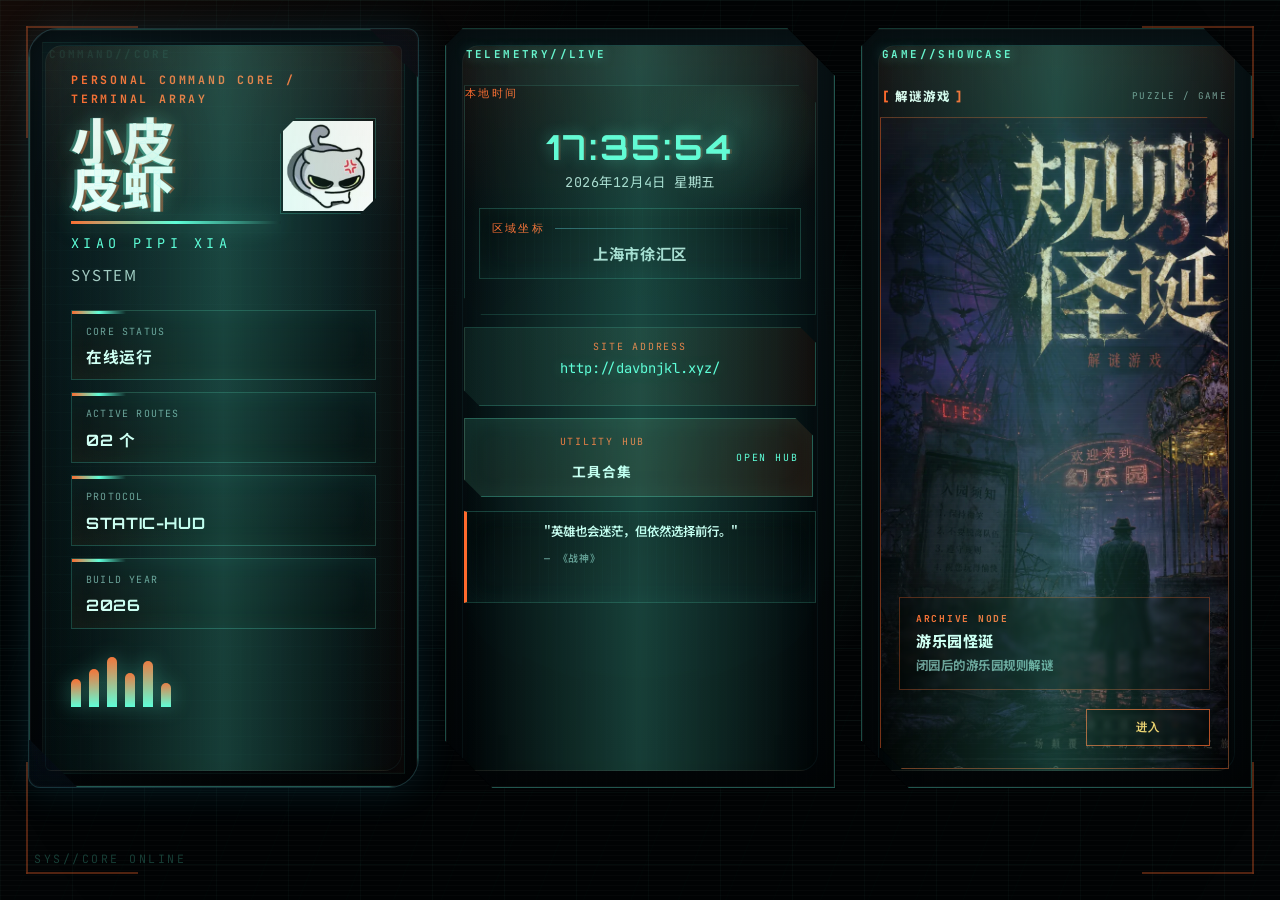
<file: index.html>
<!DOCTYPE html>
<html lang="zh-CN">
<head>
    <meta charset="UTF-8">
    <meta name="viewport" content="width=device-width, initial-scale=1.0">
    <title>小皮皮虾主页</title>
    <link rel="icon" href="data:,">
    <!-- 缓存控制 -->
    <meta http-equiv="Cache-Control" content="no-cache, no-store, must-revalidate">
    <meta http-equiv="Pragma" content="no-cache">
    <meta http-equiv="Expires" content="0">
    <link rel="preconnect" href="https://fonts.googleapis.com">
    <link rel="preconnect" href="https://fonts.gstatic.com" crossorigin>
    <link href="https://fonts.googleapis.com/css2?family=Orbitron:wght@500;700;800&family=Rajdhani:wght@500;600;700&family=JetBrains+Mono:wght@500;700&family=Noto+Sans+SC:wght@400;500;700;900&display=swap" rel="stylesheet">
    <style>
        * {
            margin: 0;
            padding: 0;
            box-sizing: border-box;
        }

        body {
            font-family: 'M PLUS Rounded 1c', -apple-system, BlinkMacSystemFont, 'Segoe UI', Roboto, sans-serif;
            background: linear-gradient(135deg, #ffecd2 0%, #fcb69f 50%, #ffe6fa 100%);
            background-size: cover;
            background-position: center;
            background-repeat: no-repeat;
            min-height: 100vh;
            display: flex;
            justify-content: center;
            align-items: center;
            padding: 20px;
            position: relative;
            overflow: hidden;
        }

        /* 漂浮的小图案 */
        .floating-emoji {
            position: absolute;
            font-size: 2rem;
            opacity: 0.45;
            animation: float 12s ease-in-out infinite;
            pointer-events: none;
            z-index: 1;
        }

        @keyframes float {
            0%, 100% { transform: translateY(0) rotate(0deg); }
            50% { transform: translateY(-20px) rotate(10deg); }
        }

        .emoji-1 { top: 10%; left: 10%; animation-delay: 0s; }
        .emoji-2 { top: 20%; right: 15%; animation-delay: 1s; font-size: 2.5rem; }
        .emoji-3 { bottom: 15%; left: 20%; animation-delay: 2s; }
        .emoji-4 { bottom: 25%; right: 10%; animation-delay: 3s; font-size: 1.8rem; }
        .emoji-5 { top: 40%; left: 5%; animation-delay: 4s; font-size: 1.5rem; }

        .container {
            background: rgba(255, 255, 255, 0.72);
            border-radius: 30px;
            padding: 40px 30px;
            max-width: 400px;
            width: 100%;
            text-align: center;
            box-shadow: 0 10px 28px rgba(0, 0, 0, 0.08);
            position: relative;
            z-index: 15;
            animation: fadeInLeft 0.8s ease-out;
            border: 1px solid rgba(255, 255, 255, 0.55);
            max-height: 85vh;
            overflow-y: auto;
            /* 隐藏滚动条 */
            scrollbar-width: none;
            -ms-overflow-style: none;
        }

        /* 主容器包裹层 */
        .main-wrapper {
            display: flex;
            gap: 200px;
            align-items: center;
            justify-content: center;
            width: 100%;
            position: relative;
            z-index: 10;
        }

        .container::-webkit-scrollbar {
            display: none;
        }

        @keyframes fadeInLeft {
            from {
                opacity: 0;
                transform: translateX(-30px);
            }
            to {
                opacity: 1;
                transform: translateX(0);
            }
        }

        .logo {
            width: 150px;
            height: 150px;
            border-radius: 50%;
            object-fit: cover;
            margin: 0 auto 20px;
            box-shadow: 0 10px 30px rgba(255, 107, 157, 0.3);
            border: 4px solid rgba(255, 255, 255, 0.8);
            transition: opacity 0.3s ease;
        }

        /* 空状态提示 */
        .subtitle {
            font-size: 1.5rem;
            color: #fff;
            font-weight: 600;
            margin-bottom: 25px;
            padding: 15px 25px;
            background: linear-gradient(135deg, #ffffff 0%, #f0f0f0 50%, #ffffff 100%);
            background-clip: text;
            -webkit-background-clip: text;
            -webkit-text-fill-color: transparent;
            font-family: 'Ma Shan Zheng', cursive;
            letter-spacing: 2px;
            text-shadow: none;
            border-radius: 15px;
            position: relative;
            display: inline-block;
            white-space: nowrap;
        }

        /* 副标题毛玻璃背景 */
        .subtitle-wrapper {
            display: inline-block;
            position: relative;
            padding: 20px 30px;
            background: rgba(255, 255, 255, 0.74);
            border-radius: 20px;
            border: 1px solid rgba(255, 255, 255, 0.55);
            box-shadow: 0 8px 24px rgba(216, 27, 96, 0.08);
        }

        .empty-tip {
            color: #888;
            font-size: 0.9rem;
            padding: 20px;
            display: none;
        }

        /* 中间大标题容器 */
        .title-container {
            position: absolute;
            top: 50%;
            left: 50%;
            transform: translate(-50%, -50%);
            z-index: 5;
            text-align: center;
            animation: fadeInScale 1s ease-out;
            pointer-events: none;
        }

        @keyframes fadeInScale {
            from {
                opacity: 0;
                transform: translate(-50%, -50%) scale(0.8);
            }
            to {
                opacity: 1;
                transform: translate(-50%, -50%) scale(1);
            }
        }

        .links {
            display: flex;
            flex-direction: column;
            gap: 18px;
            margin-bottom: 30px;
            max-height: 400px;
            overflow-y: auto;
            padding-right: 10px;
            /* 隐藏滚动条 */
            scrollbar-width: none;
            -ms-overflow-style: none;
        }

        .links::-webkit-scrollbar {
            display: none;
        }

        /* 图片卡片样式 */
        .card-images {
            display: flex;
            justify-content: center;
            gap: 15px;
            margin-bottom: 30px;
            flex-wrap: wrap;
        }

        .card-image {
            width: 80px;
            height: 80px;
            border-radius: 15px;
            object-fit: cover;
            transition: all 0.3s ease;
            box-shadow: 0 4px 15px rgba(0, 0, 0, 0.1);
        }

        .card-image:hover {
            transform: scale(1.15) rotate(5deg);
            box-shadow: 0 8px 25px rgba(0, 0, 0, 0.2);
            z-index: 5;
        }

        .link-item {
            display: flex;
            align-items: center;
            justify-content: center;
            gap: 12px;
            padding: 16px 30px;
            background: linear-gradient(135deg, #ff9a9e 0%, #fecfef 100%);
            color: #fff;
            text-decoration: none;
            border-radius: 25px;
            font-weight: 600;
            font-size: 1.1rem;
            transition: all 0.3s ease;
            box-shadow: 0 4px 15px rgba(255, 154, 158, 0.3);
            position: relative;
            overflow: hidden;
            border: 2px solid rgba(255, 255, 255, 0.5);
        }

        .link-item::before {
            content: '';
            position: absolute;
            top: 0;
            left: -100%;
            width: 100%;
            height: 100%;
            background: linear-gradient(90deg, transparent, rgba(255,255,255,0.3), transparent);
            transition: left 0.5s;
        }

        .link-item:hover::before {
            left: 100%;
        }

        .link-item:hover {
            transform: translateY(-5px) scale(1.02);
            box-shadow: 0 8px 25px rgba(255, 154, 158, 0.5);
        }

        .link-item:nth-child(1) {
            background: linear-gradient(135deg, #a18cd1 0%, #fbc2eb 100%);
        }

        .link-item:nth-child(2) {
            background: linear-gradient(135deg, #ffecd2 0%, #fcb69f 100%);
        }

        .link-item:nth-child(3) {
            background: linear-gradient(135deg, #a1c4fd 0%, #c2e9fb 100%);
        }

        .link-item:nth-child(4) {
            background: linear-gradient(135deg, #84fab0 0%, #8fd3f4 100%);
        }

        .link-item:nth-child(5) {
            background: linear-gradient(135deg, #fccb90 0%, #d57eeb 100%);
        }

        .link-item:nth-child(6) {
            background: linear-gradient(135deg, #e0c3fc 0%, #8ec5fc 100%);
        }

        .link-icon {
            font-size: 1.5rem;
            flex-shrink: 0;
        }

        .links-container {
            display: flex;
            gap: 15px;
            margin-top: 20px;
            justify-content: center;
        }

        .external-link {
            display: flex;
            align-items: center;
            justify-content: center;
            gap: 5px;
            padding: 10px 18px;
            background: rgba(255, 255, 255, 0.3);
            color: #fff;
            text-decoration: none;
            border-radius: 20px;
            font-weight: 600;
            font-size: 0.9rem;
            transition: all 0.3s ease;
            border: 1px solid rgba(255, 255, 255, 0.3);
            text-shadow: 1px 1px 2px rgba(0, 0, 0, 0.2);
        }

        .external-link:hover {
            transform: translateY(-3px) scale(1.05);
            background: rgba(255, 255, 255, 0.35);
            box-shadow: 0 5px 20px rgba(255, 255, 255, 0.2);
        }

        .external-link .link-icon {
            font-size: 1.2rem;
        }

        /* 装饰性星星 */
        .star {
            position: absolute;
            color: #ffd700;
            font-size: 1.2rem;
            opacity: 0.68;
        }

        .star-1 { top: 15%; left: 25%; animation-delay: 0s; }
        .star-2 { top: 30%; right: 20%; animation-delay: 0.5s; font-size: 1rem; }
        .star-3 { bottom: 35%; left: 15%; animation-delay: 1s; font-size: 0.8rem; }
        .star-4 { bottom: 20%; right: 25%; animation-delay: 1.5s; }

        /* 响应式设计 */
        @media (max-width: 480px) {
            .container {
                padding: 35px 25px;
                max-height: 90vh;
            }

            h1 {
                font-size: 2.2em;
            }

            .logo {
                width: 120px;
                height: 120px;
            }

            .card-image {
                width: 60px;
                height: 60px;
            }

            .link-item {
                padding: 14px 25px;
                font-size: 1rem;
            }

            .links {
                max-height: 300px;
            }
        }

        /* 空状态提示 */
        .subtitle {
            font-size: 1.5rem;
            color: #fff;
            font-weight: 600;
            margin-bottom: 25px;
            padding: 15px 25px;
            background: linear-gradient(135deg, #ffffff 0%, #f0f0f0 50%, #ffffff 100%);
            background-clip: text;
            -webkit-background-clip: text;
            -webkit-text-fill-color: transparent;
            font-family: 'Ma Shan Zheng', cursive;
            letter-spacing: 2px;
            text-shadow: none;
            border-radius: 15px;
            position: relative;
            display: inline-block;
            white-space: nowrap;
        }

        /* 副标题毛玻璃背景 */
        .subtitle-wrapper {
            display: inline-block;
            position: relative;
            padding: 20px 30px;
            background: rgba(255, 255, 255, 0.78);
            border-radius: 20px;
            border: 1px solid rgba(255, 255, 255, 0.55);
            box-shadow: 0 8px 24px rgba(255, 107, 157, 0.1);
        }

        .empty-tip {
            color: #888;
            font-size: 0.9rem;
            padding: 20px;
            display: none;
        }

        /* 右侧信息面板 */
        .info-panel {
             background: rgba(255, 255, 255, 0.72);
            border-radius: 30px;
            padding: 30px;
            max-width: 420px;
            width: 100%;
            text-align: center;
            box-shadow: 0 10px 28px rgba(0, 0, 0, 0.08);
            position: relative;
            z-index: 15;
            animation: fadeInRight 0.8s ease-out;
            border: 1px solid rgba(255, 255, 255, 0.55);
            display: flex;
            flex-direction: column;
            gap: 20px;
            max-height: 85vh;
            overflow-y: auto;
            /* 隐藏滚动条 */
            scrollbar-width: none;
            -ms-overflow-style: none;
        }

        .info-top {
            padding: 20px 15px;
            border-bottom: 1px solid rgba(255, 255, 255, 0.3);
        }

        .info-bottom {
            padding: 20px 15px;
        }

        .info-panel::-webkit-scrollbar {
            display: none;
        }

        @keyframes fadeInRight {
            from {
                opacity: 0;
                transform: translateX(30px);
            }
            to {
                opacity: 1;
                transform: translateX(0);
            }
        }

        .time-display {
            font-size: 3.5rem;
            font-weight: 700;
            color: #fff;
            text-shadow: 2px 2px 4px rgba(0, 0, 0, 0.3);
            margin: 10px 0;
            font-family: 'Noto Serif SC', serif;
            letter-spacing: 3px;
        }

        .date-display {
            font-size: 1.3rem;
            color: #fff;
            margin-bottom: 15px;
            font-family: 'ZCOOL XiaoWei', serif;
            text-shadow: 1px 1px 2px rgba(0, 0, 0, 0.3);
        }

        .location-section {
            padding: 15px 20px;
            border-radius: 20px;
        }

        .location-text {
            font-size: 1.8rem;
            color: #fff;
            font-weight: 600;
            font-family: 'Ma Shan Zheng', cursive;
            letter-spacing: 3px;
            text-shadow: 2px 2px 4px rgba(0, 0, 0, 0.3);
        }

        .location-decoration {
            display: none;
        }

        .intro-section {
            text-align: left;
        }

        .intro-title {
            font-size: 1.3rem;
            color: #fff;
            font-weight: 600;
            margin-bottom: 15px;
            font-family: 'Ma Shan Zheng', cursive;
            letter-spacing: 2px;
            text-shadow: 1px 1px 2px rgba(0, 0, 0, 0.3);
        }

        .intro-content {
            font-size: 1rem;
            color: #fff;
            line-height: 1.8;
            font-family: 'ZCOOL XiaoWei', serif;
            text-shadow: 1px 1px 2px rgba(0, 0, 0, 0.2);
        }

        .intro-content p {
            margin-bottom: 12px;
        }

        /* 哲理台词切换区域 */
        .quotes-section {
            margin-top: 20px;
            padding: 15px;
            background: transparent;
            border-radius: 15px;
        }

        .quote-item {
            padding: 20px;
             background: rgba(255, 255, 255, 0.1);
            border-radius: 12px;
            font-size: 1.2rem;
            color: #fff;
            line-height: 1.8;
            font-family: 'ZCOOL XiaoWei', serif;
            border-left: 4px solid rgba(255, 255, 255, 0.6);
            min-height: 100px;
            display: flex;
            flex-direction: column;
            justify-content: center;
            text-align: justify;
            transition: transform 0.5s ease, opacity 0.5s ease;
        }

        .quote-item.fade-out {
            opacity: 0;
            transform: translateY(-10px);
        }

        .quote-item.fade-in {
            opacity: 0;
            transform: translateY(10px);
        }

        .quote-item.visible {
            opacity: 1;
            transform: translateY(0);
        }

        .quote-item .quote-text {
            white-space: pre-wrap;
            word-break: break-word;
        }

        .quote-item .quote-text {
            font-style: italic;
            margin-bottom: 10px;
        }

        .quote-item .quote-source {
            font-size: 1rem;
            color: #fff;
            text-align: right;
            font-weight: 600;
            opacity: 0.9;
        }

        /* 欢迎信息样式 */
        .welcome-message {
            padding: 20px;
            background: rgba(255, 255, 255, 0.1);
            border-radius: 12px;
            font-size: 1.2rem;
            color: #fff;
            line-height: 1.8;
            font-family: 'ZCOOL XiaoWei', serif;
            border-left: 4px solid rgba(255, 255, 255, 0.6);
            min-height: 100px;
            display: flex;
            flex-direction: column;
            justify-content: center;
            align-items: center;
            text-align: center;
            transition: transform 0.5s ease, opacity 0.5s ease;
        }

        .welcome-message.fade-out {
            opacity: 0;
            transform: translateY(-10px);
        }

        .welcome-message.fade-in {
            opacity: 0;
            transform: translateY(10px);
        }

        .welcome-message.visible {
            opacity: 1;
            transform: translateY(0);
        }

        /* 响应式设计 */
        @media (max-width: 1200px) {
            body {
                flex-direction: column;
                gap: 25px;
                align-items: center;
                padding: 25px 20px;
            }

            .main-wrapper {
                flex-direction: column;
                gap: 25px;
                align-items: center;
                width: 100%;
            }

            .title-container {
                position: relative;
                top: auto;
                left: auto;
                transform: none;
                width: 100%;
                max-width: 500px;
                margin-bottom: 10px;
            }

            @keyframes fadeInScale {
                from {
                    opacity: 0;
                    transform: scale(0.8);
                }
                to {
                    opacity: 1;
                    transform: scale(1);
                }
            }

            .container {
                max-width: 100%;
                order: 1;
                padding: 30px 25px;
            }

            .info-panel {
                max-width: 100%;
                order: 2;
                padding: 25px 20px;
            }

            .info-top, .info-bottom {
                padding: 15px;
            }

            .time-display {
                font-size: 2.8rem;
                margin: 10px 0;
            }

            .date-display {
                font-size: 1.1rem;
                margin: 5px 0;
            }

            .location-text {
                font-size: 1.4rem;
            }

            .intro-title {
                font-size: 1.2rem;
            }

            .intro-content {
                font-size: 1rem;
            }

            .quotes-section {
                padding: 12px;
                margin-top: 15px;
            }

            .quote-item {
                padding: 16px;
                font-size: 1.1rem;
                min-height: 90px;
            }

            .quote-item .quote-source {
                font-size: 0.95rem;
            }

            .welcome-message {
                padding: 16px;
                font-size: 1.1rem;
                min-height: 90px;
            }
        }

        @media (max-width: 768px) {
            body {
                padding: 15px;
                gap: 20px;
            }

            .container {
                padding: 25px 20px;
                max-width: 100%;
                order: 1;
            }

            .info-panel {
                padding: 20px 15px;
                max-width: 100%;
                order: 2;
            }

            .info-top, .info-bottom {
                padding: 12px;
            }

            .logo {
                width: 120px;
                height: 120px;
            }

            .subtitle {
                font-size: 1.3rem;
                padding: 12px 20px;
                white-space: normal;
                line-height: 1.4;
            }

            .card-image {
                width: 65px;
                height: 65px;
            }

            .time-display {
                font-size: 2.2rem;
            }

            .date-display {
                font-size: 0.9rem;
            }

            .location-text {
                font-size: 1.3rem;
                line-height: 1.4;
            }

            .intro-title {
                font-size: 1.1rem;
                margin-bottom: 12px;
            }

            .intro-content {
                font-size: 0.9rem;
                line-height: 1.7;
            }

            .quotes-section {
                padding: 10px;
                margin-top: 12px;
            }

            .quote-item {
                padding: 14px;
                font-size: 1rem;
                min-height: 85px;
                line-height: 1.6;
            }

            .quote-item .quote-source {
                font-size: 0.9rem;
            }

            .welcome-message {
                padding: 14px;
                font-size: 1rem;
                min-height: 85px;
                line-height: 1.6;
            }
        }

        @media (max-width: 480px) {
            body {
                padding: 10px;
                gap: 15px;
            }

            .container {
                padding: 20px 15px;
                max-width: 100%;
                min-height: auto;
            }

            .info-panel {
                padding: 15px 12px;
                max-width: 100%;
                gap: 12px;
            }

            .info-top, .info-bottom {
                padding: 8px;
            }

            .logo {
                width: 100px;
                height: 100px;
            }

            .subtitle {
                font-size: 1.1rem;
                padding: 10px 15px;
                margin-bottom: 15px;
                white-space: normal;
                line-height: 1.4;
            }

            .card-image {
                width: 60px;
                height: 60px;
            }

            .card-images {
                gap: 8px;
                margin-bottom: 15px;
            }

            .links {
                gap: 12px;
                max-height: none;
                padding-right: 0;
            }

            .link-item {
                padding: 12px 18px;
                font-size: 0.95rem;
            }

            .time-display {
                font-size: 2rem;
                margin: 8px 0;
            }

            .date-display {
                font-size: 0.85rem;
                margin-bottom: 10px;
            }

            .location-text {
                font-size: 1.1rem;
                line-height: 1.4;
            }

            .intro-title {
                font-size: 1.05rem;
                margin-bottom: 10px;
            }

            .intro-content {
                font-size: 0.9rem;
                line-height: 1.6;
            }

            .intro-content p {
                margin-bottom: 10px;
            }

            .links-container {
                gap: 10px;
            }

            .external-link {
                padding: 8px 14px;
                font-size: 0.8rem;
            }

            .external-link .link-icon {
                font-size: 1rem;
            }

            .floating-emoji {
                font-size: 1.2rem;
            }

            .star {
                font-size: 0.9rem;
            }

            .quotes-section {
                padding: 8px;
                margin-top: 10px;
            }

            .quote-item {
                padding: 12px;
                font-size: 0.9rem;
                min-height: 80px;
                line-height: 1.6;
            }

            .quote-item .quote-source {
                font-size: 0.8rem;
                margin-top: 8px;
            }

            .welcome-message {
                padding: 12px;
                font-size: 0.9rem;
                min-height: 80px;
                line-height: 1.6;
            }
        }

        @media (max-width: 360px) {
            body {
                padding: 12px 8px;
            }

            .container {
                padding: 20px 15px;
            }

            .info-panel {
                padding: 15px 12px;
            }

            .logo {
                width: 100px;
                height: 100px;
            }

            .subtitle {
                font-size: 1.1rem;
                padding: 8px 15px;
            }

            .card-image {
                width: 55px;
                height: 55px;
            }

            .time-display {
                font-size: 1.5rem;
            }

            .date-display {
                font-size: 0.8rem;
            }

            .location-text {
                font-size: 1.1rem;
            }

            .link-item {
                padding: 10px 18px;
                font-size: 0.9rem;
            }

            .quotes-section {
                padding: 6px;
                margin-top: 8px;
            }

            .quote-item {
                padding: 10px;
                font-size: 0.9rem;
                min-height: 75px;
            }

            .quote-item .quote-source {
                font-size: 0.8rem;
            }

            .welcome-message {
                padding: 10px;
                font-size: 0.9rem;
                min-height: 75px;
            }
        }
    </style>
    <style id="sci-fi-overrides">
        :root {
            --page-pad: clamp(18px, 2.5vw, 38px);
            --page-bg-image: url('images/bg1.webp');
            --bg-0: #020611;
            --bg-1: #061225;
            --bg-2: #0a1c33;
            --panel-0: rgba(6, 16, 32, 0.28);
            --panel-1: rgba(10, 28, 52, 0.2);
            --panel-edge: rgba(110, 242, 255, 0.22);
            --panel-inner: rgba(255, 255, 255, 0.04);
            --text-main: #e8fbff;
            --text-soft: #8ca9bf;
            --accent: #71f2ff;
            --accent-strong: #1dcfff;
            --accent-soft: rgba(113, 242, 255, 0.14);
            --accent-warn: #ffb86b;
        }

        body {
            font-family: 'Rajdhani', 'Noto Sans SC', sans-serif;
            color: var(--text-main);
            display: block;
            padding: var(--page-pad);
            overflow-x: hidden;
            overflow-y: auto;
            background:
                radial-gradient(circle at 18% 18%, rgba(29, 207, 255, 0.08), transparent 24%),
                radial-gradient(circle at 82% 12%, rgba(113, 242, 255, 0.06), transparent 18%),
                radial-gradient(circle at 50% 78%, rgba(23, 105, 255, 0.07), transparent 26%),
                var(--page-bg-image) center / cover no-repeat;
            background-color: var(--bg-0);
        }

        @media (max-width: 768px) {
            :root {
                --page-bg-image: url('images/bg1-mobile.webp');
            }
        }

        body::before,
        body::after {
            content: '';
            position: fixed;
            inset: 0;
            pointer-events: none;
        }

        body::before {
            background:
                linear-gradient(rgba(113, 242, 255, 0.07) 1px, transparent 1px),
                linear-gradient(90deg, rgba(113, 242, 255, 0.07) 1px, transparent 1px);
            background-size: 78px 78px;
            opacity: 0.1;
            mask-image: radial-gradient(circle at center, black 35%, transparent 90%);
        }

        body::after {
            background:
                linear-gradient(180deg, rgba(255, 255, 255, 0.02), transparent 18%, transparent 82%, rgba(113, 242, 255, 0.015));
        }

        .floating-emoji,
        .star {
            display: none !important;
        }

        .main-wrapper {
            display: grid;
            grid-template-columns: minmax(320px, 430px) minmax(480px, 1fr) minmax(320px, 450px);
            width: min(100%, 1560px);
            min-height: calc(100vh - (var(--page-pad) * 2));
            margin: 0 auto;
            gap: clamp(24px, 2.8vw, 42px);
            align-items: stretch;
        }

        .container,
        .info-panel {
            position: relative;
            overflow: hidden;
            width: 100%;
            background: linear-gradient(180deg, var(--panel-1) 0%, var(--panel-0) 100%);
            border: 1px solid var(--panel-edge);
            border-radius: 28px 10px 28px 10px;
            box-shadow:
                0 24px 60px rgba(0, 0, 0, 0.45),
                0 0 32px rgba(29, 207, 255, 0.10),
                inset 0 0 0 1px var(--panel-inner);
            color: var(--text-main);
            backdrop-filter: blur(18px) saturate(1.08);
        }

        .container::before,
        .info-panel::before,
        .title-container::before {
            position: absolute;
            top: 18px;
            left: 22px;
            font-family: 'Orbitron', 'Noto Sans SC', sans-serif;
            font-size: 0.68rem;
            font-weight: 700;
            letter-spacing: 0.28em;
            color: var(--text-soft);
            pointer-events: none;
        }

        .container::before {
            content: 'ACCESS HUB';
        }

        .info-panel::before {
            content: 'TELEMETRY';
        }

        .container::after,
        .info-panel::after,
        .title-container::after {
            content: '';
            position: absolute;
            inset: 16px;
            border: 1px solid rgba(113, 242, 255, 0.08);
            border-radius: 18px 6px 18px 6px;
            pointer-events: none;
        }

        .container {
            display: flex;
            flex-direction: column;
            padding: 66px 28px 28px;
            max-width: none;
        }

        .info-panel {
            padding: 64px 28px 28px;
            max-width: none;
        }

        .title-container {
            position: relative;
            top: auto;
            left: auto;
            transform: none;
            z-index: 12;
            pointer-events: auto;
            animation: titleReveal 0.9s ease-out;
            min-height: 100%;
            width: auto;
            padding: 24px;
            border-radius: 30px 12px 30px 12px;
            background:
                linear-gradient(160deg, rgba(8, 26, 47, 0.22), rgba(4, 10, 21, 0.28)),
                linear-gradient(90deg, rgba(113, 242, 255, 0.02), transparent 36%, rgba(255, 184, 107, 0.024) 100%);
            border: 1px solid rgba(113, 242, 255, 0.18);
            box-shadow:
                0 0 0 1px rgba(255, 255, 255, 0.03) inset,
                0 0 42px rgba(29, 207, 255, 0.12);
            display: flex;
            align-items: center;
            justify-content: center;
            overflow: hidden;
            isolation: isolate;
            text-align: left;
            backdrop-filter: blur(20px) saturate(1.06);
        }

        .title-container::before {
            content: 'CORE NODE';
        }

        .title-shell {
            position: relative;
            width: 100%;
            min-height: 100%;
            display: grid;
            grid-template-rows: auto 1fr auto auto;
            gap: clamp(20px, 2.5vw, 34px);
            padding: clamp(34px, 4vw, 48px);
            clip-path: polygon(0 24px, 24px 0, 100% 0, 100% calc(100% - 28px), calc(100% - 28px) 100%, 0 100%);
            background:
                linear-gradient(180deg, rgba(7, 18, 34, 0.16), rgba(4, 10, 20, 0.22)),
                linear-gradient(90deg, rgba(113, 242, 255, 0.024), transparent 34%, rgba(255, 184, 107, 0.024) 100%);
            border: 1px solid rgba(113, 242, 255, 0.12);
            box-shadow:
                inset 0 0 0 1px rgba(255, 255, 255, 0.03),
                inset 0 24px 40px rgba(113, 242, 255, 0.03);
            overflow: hidden;
            backdrop-filter: blur(16px);
        }

        .title-shell > * {
            position: relative;
            z-index: 1;
        }

        .title-shell::before,
        .title-shell::after {
            content: '';
            position: absolute;
            pointer-events: none;
        }

        .title-shell::before {
            inset: 0;
            background:
                linear-gradient(90deg, transparent 0 8%, rgba(113, 242, 255, 0.06) 8% 9%, transparent 9% 100%),
                linear-gradient(180deg, rgba(113, 242, 255, 0.04) 1px, transparent 1px);
            background-size: 100% 100%, 100% 22px;
            opacity: 0.4;
        }

        .title-shell::after {
            top: -30%;
            left: -12%;
            width: 42%;
            height: 160%;
            background: linear-gradient(120deg, transparent 0%, rgba(113, 242, 255, 0.16) 48%, transparent 100%);
            transform: translateX(-140%);
            animation: titleSweep 10s linear infinite;
        }

        .title-hud {
            display: flex;
            align-items: center;
            gap: 12px;
            flex-wrap: wrap;
        }

        .hud-chip {
            display: inline-flex;
            align-items: center;
            gap: 10px;
            min-height: 36px;
            padding: 0 14px;
            border: 1px solid rgba(113, 242, 255, 0.18);
            background: rgba(11, 30, 53, 0.78);
            color: var(--text-main);
            font-family: 'Orbitron', 'Noto Sans SC', sans-serif;
            font-size: 0.72rem;
            letter-spacing: 0.22em;
            text-transform: uppercase;
        }

        .hud-chip--live::before {
            content: '';
            width: 7px;
            height: 7px;
            border-radius: 50%;
            background: var(--accent);
            box-shadow: 0 0 14px rgba(113, 242, 255, 0.75);
            animation: statusPulse 1.9s ease-in-out infinite;
        }

        .hud-chip--warn {
            color: var(--accent-warn);
            border-color: rgba(255, 184, 107, 0.26);
            background: rgba(255, 184, 107, 0.08);
        }

        .hud-line {
            flex: 1;
            min-width: 80px;
            height: 1px;
            background: linear-gradient(90deg, rgba(113, 242, 255, 0.42), rgba(113, 242, 255, 0.06));
        }

        .title-copy {
            display: grid;
            align-content: center;
            gap: 16px;
        }

        .title-kicker {
            color: var(--text-soft);
            font-family: 'Orbitron', 'Noto Sans SC', sans-serif;
            font-size: 0.78rem;
            font-weight: 700;
            letter-spacing: 0.32em;
            text-transform: uppercase;
        }

        .title-wordmark {
            position: relative;
            margin: 0;
            font-family: 'Orbitron', 'Noto Sans SC', sans-serif;
            font-size: clamp(3.8rem, 6vw, 6.1rem);
            font-weight: 900;
            letter-spacing: 0.06em;
            line-height: 0.96;
            color: #f3feff;
            text-transform: uppercase;
            white-space: nowrap;
            text-shadow:
                0 0 24px rgba(113, 242, 255, 0.22),
                0 0 48px rgba(29, 207, 255, 0.12);
            -webkit-text-stroke: 1px rgba(113, 242, 255, 0.15);
        }

        .title-wordmark::after {
            content: '';
            position: absolute;
            left: 0;
            bottom: -14px;
            width: clamp(120px, 20vw, 210px);
            height: 4px;
            background: linear-gradient(90deg, var(--accent), rgba(113, 242, 255, 0.08));
            box-shadow: 0 0 20px rgba(113, 242, 255, 0.24);
        }

        .title-roman {
            color: var(--accent);
            font-family: 'Orbitron', 'JetBrains Mono', monospace;
            font-size: clamp(1rem, 1.45vw, 1.32rem);
            letter-spacing: 0.38em;
            text-transform: uppercase;
        }

        .title-description {
            max-width: 680px;
            color: #c1d8e9;
            font-family: 'Noto Sans SC', sans-serif;
            font-size: 1.02rem;
            line-height: 1.9;
        }

        .title-meta-grid {
            display: grid;
            grid-template-columns: repeat(3, minmax(0, 1fr));
            gap: 14px;
        }

        .title-meta-card {
            position: relative;
            min-height: 110px;
            padding: 18px 18px 16px;
            border: 1px solid rgba(113, 242, 255, 0.14);
            background: linear-gradient(180deg, rgba(9, 25, 44, 0.32), rgba(4, 11, 22, 0.4));
            box-shadow: inset 0 0 0 1px rgba(255, 255, 255, 0.02);
            backdrop-filter: blur(14px);
        }

        .title-meta-card::before {
            content: '';
            position: absolute;
            top: 0;
            left: 0;
            width: 54px;
            height: 2px;
            background: linear-gradient(90deg, var(--accent), transparent);
        }

        .meta-label {
            display: block;
            margin-bottom: 14px;
            color: var(--text-soft);
            font-family: 'Orbitron', 'Noto Sans SC', sans-serif;
            font-size: 0.66rem;
            letter-spacing: 0.24em;
            text-transform: uppercase;
        }

        .title-meta-card strong {
            font-family: 'Orbitron', 'JetBrains Mono', monospace;
            font-size: clamp(1rem, 1.6vw, 1.36rem);
            letter-spacing: 0.16em;
            color: var(--text-main);
        }

        .title-footer {
            display: flex;
            align-items: flex-end;
            justify-content: space-between;
            gap: 24px;
            padding-top: 8px;
            border-top: 1px solid rgba(113, 242, 255, 0.12);
        }

        .title-spectrum {
            display: flex;
            align-items: flex-end;
            gap: 8px;
            height: 56px;
        }

        .spectrum-bar {
            width: 10px;
            border-radius: 999px 999px 0 0;
            background: linear-gradient(180deg, rgba(113, 242, 255, 0.98), rgba(29, 207, 255, 0.08));
            transform-origin: bottom;
            animation: signalPulse 3.2s ease-in-out infinite;
        }

        .spectrum-bar:nth-child(1) { height: 28px; animation-delay: 0s; }
        .spectrum-bar:nth-child(2) { height: 38px; animation-delay: 0.2s; }
        .spectrum-bar:nth-child(3) { height: 50px; animation-delay: 0.35s; }
        .spectrum-bar:nth-child(4) { height: 34px; animation-delay: 0.5s; }
        .spectrum-bar:nth-child(5) { height: 46px; animation-delay: 0.7s; }
        .spectrum-bar:nth-child(6) { height: 24px; animation-delay: 0.9s; }

        .title-footer-note {
            max-width: 320px;
            color: var(--text-soft);
            font-family: 'Orbitron', 'Noto Sans SC', sans-serif;
            font-size: 0.72rem;
            letter-spacing: 0.22em;
            line-height: 1.8;
            text-transform: uppercase;
            text-align: right;
        }

        @keyframes titleReveal {
            from {
                opacity: 0;
                transform: translateY(18px);
            }
            to {
                opacity: 1;
                transform: translateY(0);
            }
        }

        @keyframes titleSweep {
            0% {
                transform: translateX(-140%);
            }
            100% {
                transform: translateX(360%);
            }
        }

        @keyframes statusPulse {
            0%, 100% {
                opacity: 0.62;
                transform: scale(0.88);
            }
            50% {
                opacity: 1;
                transform: scale(1);
            }
        }

        @keyframes signalPulse {
            0%, 100% {
                opacity: 0.76;
                transform: scaleY(0.72);
            }
            50% {
                opacity: 1;
                transform: scaleY(1.06);
            }
        }

        .logo {
            width: 156px;
            height: 156px;
            padding: 6px;
            border: 1px solid rgba(113, 242, 255, 0.42);
            background: linear-gradient(180deg, rgba(11, 34, 63, 0.86), rgba(3, 11, 24, 0.9));
            box-shadow:
                0 0 0 1px rgba(255, 255, 255, 0.03) inset,
                0 0 24px rgba(29, 207, 255, 0.16);
        }

        .subtitle {
            width: 100%;
            padding: 16px 18px;
            margin-bottom: 22px;
            border-radius: 18px 6px 18px 6px;
            border: 1px solid rgba(113, 242, 255, 0.18);
            background: linear-gradient(90deg, rgba(113, 242, 255, 0.06), rgba(113, 242, 255, 0.015));
            color: var(--accent);
            font-family: 'Rajdhani', 'Noto Sans SC', sans-serif;
            font-size: 1.08rem;
            font-weight: 700;
            line-height: 1.7;
            letter-spacing: 0.12em;
            text-transform: uppercase;
            text-shadow: 0 0 18px rgba(29, 207, 255, 0.18);
            -webkit-text-fill-color: currentColor;
            background-clip: border-box;
            -webkit-background-clip: border-box;
        }

        .subtitle::before {
            content: 'SYSTEM STATUS';
            display: block;
            margin-bottom: 8px;
            color: var(--text-soft);
            font-family: 'Orbitron', 'Noto Sans SC', sans-serif;
            font-size: 0.68rem;
            letter-spacing: 0.24em;
        }

        .links {
            flex: 1;
            gap: 14px;
            margin-bottom: 22px;
            padding-right: 0;
            max-height: none;
        }

        .link-item {
            display: grid;
            grid-template-columns: 52px minmax(0, 1fr) auto;
            align-items: center;
            justify-content: space-between;
            gap: 14px;
            min-height: 88px;
            padding: 16px 18px;
            border-radius: 18px 6px 18px 6px;
            border: 1px solid rgba(113, 242, 255, 0.22);
            background: linear-gradient(135deg, rgba(10, 29, 53, 0.28), rgba(5, 15, 31, 0.38));
            box-shadow: inset 0 0 0 1px rgba(255, 255, 255, 0.03);
            color: var(--text-main);
            font-family: 'Rajdhani', 'Noto Sans SC', sans-serif;
            font-size: 1.03rem;
            font-weight: 700;
            letter-spacing: 0.06em;
            backdrop-filter: blur(14px);
        }

        .link-item::before {
            left: auto;
            right: -120%;
            width: 46%;
            background: linear-gradient(120deg, transparent, rgba(113, 242, 255, 0.22), transparent);
            transition: right 0.38s ease;
        }

        .link-item:hover::before {
            left: auto;
            right: 130%;
        }

        .link-item:hover {
            transform: translateY(-4px);
            border-color: rgba(113, 242, 255, 0.42);
            box-shadow:
                0 16px 34px rgba(0, 0, 0, 0.34),
                0 0 24px rgba(29, 207, 255, 0.16),
                inset 0 0 0 1px rgba(255, 255, 255, 0.05);
        }

        .link-item:nth-child(1),
        .link-item:nth-child(2),
        .link-item:nth-child(3),
        .link-item:nth-child(4),
        .link-item:nth-child(5),
        .link-item:nth-child(6) {
            background: linear-gradient(135deg, rgba(10, 29, 53, 0.28), rgba(5, 15, 31, 0.38));
        }

        .link-icon {
            width: 52px;
            height: 52px;
            display: grid;
            place-items: center;
            flex-shrink: 0;
            border-radius: 12px 4px 12px 4px;
            border: 1px solid rgba(113, 242, 255, 0.16);
            background: linear-gradient(180deg, rgba(113, 242, 255, 0.14), rgba(113, 242, 255, 0.04));
            color: var(--accent);
        }

        .link-icon-svg {
            width: 22px;
            height: 22px;
            stroke: currentColor;
            stroke-width: 1.75;
            stroke-linecap: round;
            stroke-linejoin: round;
        }

        .link-copy {
            display: flex;
            flex-direction: column;
            gap: 6px;
            min-width: 0;
            text-align: left;
        }

        .link-kicker {
            color: var(--text-soft);
            font-family: 'Orbitron', 'Noto Sans SC', sans-serif;
            font-size: 0.64rem;
            letter-spacing: 0.24em;
            text-transform: uppercase;
        }

        .link-text {
            color: var(--text-main);
            font-size: 1.05rem;
            letter-spacing: 0.08em;
        }

        .link-arrow {
            padding-left: 14px;
            border-left: 1px solid rgba(113, 242, 255, 0.14);
            color: var(--accent);
            font-family: 'Orbitron', 'Noto Sans SC', sans-serif;
            font-size: 0.7rem;
            letter-spacing: 0.22em;
            text-transform: uppercase;
            white-space: nowrap;
        }

        .links-container {
            gap: 10px;
            margin-top: auto;
            padding-top: 10px;
            flex-wrap: wrap;
            justify-content: flex-start;
        }

        .external-link {
            display: inline-grid;
            grid-template-columns: 34px auto;
            align-items: center;
            gap: 8px;
            min-height: 46px;
            padding: 8px 14px 8px 10px;
            border-radius: 999px 14px 999px 14px;
            border: 1px solid rgba(113, 242, 255, 0.18);
            background: rgba(10, 29, 53, 0.24);
            color: var(--text-main);
            text-shadow: none;
            font-family: 'Orbitron', 'Noto Sans SC', sans-serif;
            font-size: 0.74rem;
            letter-spacing: 0.16em;
            text-transform: uppercase;
            backdrop-filter: blur(12px);
        }

        .external-link:hover {
            transform: translateY(-2px);
            background: rgba(13, 38, 66, 0.34);
            border-color: rgba(113, 242, 255, 0.34);
            box-shadow: 0 0 18px rgba(29, 207, 255, 0.12);
        }

        .external-link .link-icon {
            width: 34px;
            height: 34px;
            border-radius: 10px 4px 10px 4px;
        }

        .external-link .link-icon-svg {
            width: 16px;
            height: 16px;
        }

        .link-label {
            white-space: nowrap;
        }

        .time-display {
            font-family: 'Orbitron', 'JetBrains Mono', monospace;
            font-size: clamp(2.4rem, 3.2vw, 4rem);
            color: var(--accent);
            letter-spacing: 0.18em;
            text-shadow: 0 0 24px rgba(29, 207, 255, 0.26);
        }

        .date-display {
            color: var(--text-soft);
            font-family: 'Rajdhani', 'Noto Sans SC', sans-serif;
            font-size: 1rem;
            letter-spacing: 0.12em;
            text-transform: uppercase;
            text-shadow: none;
        }

        .info-top,
        .info-bottom {
            padding: 16px 0 0;
        }

        .info-top {
            position: relative;
            border-bottom: 1px solid rgba(113, 242, 255, 0.12);
        }

        .info-top::before,
        .info-bottom::before {
            position: absolute;
            top: 0;
            left: 0;
            font-family: 'Orbitron', 'Noto Sans SC', sans-serif;
            font-size: 0.7rem;
            letter-spacing: 0.24em;
            color: var(--text-soft);
        }

        .info-top::before {
            content: 'LOCAL NODE';
        }

        .info-bottom {
            position: relative;
            padding-top: 28px;
        }

        .info-bottom::before {
            content: 'ARCHIVE STREAM';
        }

        .location-section {
            margin-top: 18px;
            padding: 16px 18px;
            border-radius: 18px 6px 18px 6px;
            border: 1px solid rgba(113, 242, 255, 0.14);
            background: linear-gradient(90deg, rgba(113, 242, 255, 0.04), rgba(113, 242, 255, 0.01) 48%, transparent 84%);
            backdrop-filter: blur(12px);
        }

        .location-text {
            color: var(--text-main);
            font-family: 'Rajdhani', 'Noto Sans SC', sans-serif;
            font-size: 1.3rem;
            font-weight: 700;
            letter-spacing: 0.14em;
            text-shadow: none;
        }

        .quotes-section {
            margin-top: 0;
            padding: 0;
        }

        .quote-item,
        .welcome-message {
            min-height: 150px;
            padding: 22px;
            border-radius: 18px 6px 18px 6px;
            border: 1px solid rgba(113, 242, 255, 0.14);
            background: linear-gradient(180deg, rgba(8, 24, 45, 0.28), rgba(4, 13, 27, 0.38));
            color: #d8f8ff;
            box-shadow: inset 0 0 0 1px rgba(255, 255, 255, 0.03);
            text-align: left;
            line-height: 1.85;
            font-family: 'Noto Sans SC', sans-serif;
            backdrop-filter: blur(14px);
        }

        .quote-item .quote-text {
            font-style: normal;
            margin-bottom: 14px;
        }

        .quote-item .quote-source {
            color: var(--accent);
            font-family: 'Orbitron', 'Noto Sans SC', sans-serif;
            font-size: 0.78rem;
            letter-spacing: 0.18em;
            text-transform: uppercase;
            opacity: 0.92;
        }

        .empty-tip {
            padding: 18px 16px;
            border-radius: 16px 6px 16px 6px;
            border: 1px dashed rgba(113, 242, 255, 0.16);
            color: var(--text-soft);
        }

        @media (max-width: 1200px) {
            body {
                padding: 22px 18px;
            }

            .main-wrapper {
                grid-template-columns: 1fr;
                min-height: auto;
                gap: 22px;
            }

            .title-container {
                order: -1;
                min-height: 0;
                margin-bottom: 0;
            }

            .container,
            .info-panel {
                max-width: min(100%, 860px);
            }

            .title-meta-grid {
                grid-template-columns: repeat(3, minmax(0, 1fr));
            }
        }

        @media (max-width: 768px) {
            body {
                padding: 14px;
            }

            .container,
            .info-panel {
                padding: 58px 18px 18px;
                border-radius: 24px 8px 24px 8px;
            }

            .container::before,
            .info-panel::before,
            .title-container::before {
                top: 16px;
                left: 18px;
                font-size: 0.62rem;
                letter-spacing: 0.22em;
            }

            .title-container {
                min-height: 0;
                padding: 26px 16px;
                border-radius: 24px 8px 24px 8px;
            }

            .title-shell {
                padding: 28px 18px;
                gap: 18px;
                clip-path: polygon(0 18px, 18px 0, 100% 0, 100% calc(100% - 20px), calc(100% - 20px) 100%, 0 100%);
            }

            .title-wordmark {
                font-size: clamp(2.8rem, 17vw, 4.8rem);
                letter-spacing: 0.1em;
            }

            .title-kicker,
            .title-roman,
            .title-footer-note {
                letter-spacing: 0.18em;
            }

            .title-description {
                font-size: 0.94rem;
                line-height: 1.75;
            }

            .title-meta-grid {
                grid-template-columns: 1fr;
            }

            .title-meta-card {
                min-height: 90px;
            }

            .title-footer {
                flex-direction: column;
                align-items: flex-start;
            }

            .title-footer-note {
                max-width: none;
                text-align: left;
            }

            .subtitle {
                font-size: 0.96rem;
                padding: 14px 14px;
                letter-spacing: 0.08em;
            }

            .time-display {
                font-size: 2.1rem;
            }

            .location-text {
                font-size: 1.05rem;
            }

            .link-item {
                padding: 14px 14px;
                font-size: 0.95rem;
            }

            .link-text {
                font-size: 0.98rem;
            }

            .link-arrow {
                padding-left: 10px;
                font-size: 0.62rem;
                letter-spacing: 0.16em;
            }

            .quote-item,
            .welcome-message {
                min-height: 120px;
                padding: 18px 16px;
            }

            .links-container {
                justify-content: flex-start;
            }
        }
    </style>
    <style id="sci-fi-zh-tuning">
        .main-wrapper {
            grid-template-columns: minmax(280px, 350px) minmax(0, 1fr) minmax(280px, 340px);
            width: min(100%, 1400px);
            gap: clamp(16px, 2vw, 26px);
            align-items: stretch;
        }

        .main-wrapper > * {
            min-width: 0;
        }

        .container,
        .info-panel,
        .title-container,
        .title-shell,
        .title-copy,
        .title-meta-card,
        .link-item,
        .link-copy,
        .external-link,
        .location-section,
        .quote-item {
            min-width: 0;
        }

        .container::before {
            content: '接入舱 ACCESS HUB';
        }

        .info-panel::before {
            content: '节点遥测 TELEMETRY';
        }

        .title-container::before {
            content: '核心中枢 CORE NODE';
        }

        .container,
        .info-panel {
            backdrop-filter: blur(16px);
        }

        .container {
            padding: 64px 24px 22px;
        }

        .info-panel {
            padding: 62px 24px 22px;
        }

        .title-container {
            padding: 12px;
        }

        .title-shell {
            grid-template-rows: auto auto auto;
            gap: 14px;
            padding: 28px 24px;
        }

        .title-hud {
            display: none;
        }

        .hud-chip {
            min-height: auto;
            max-width: 100%;
            padding: 9px 14px;
            line-height: 1.4;
            letter-spacing: 0.16em;
            text-transform: none;
            white-space: normal;
            overflow-wrap: anywhere;
        }

        .title-kicker,
        .title-roman,
        .title-footer-note,
        .meta-label,
        .link-kicker,
        .link-label,
        .date-display,
        .location-text,
        .subtitle,
        .title-description {
            white-space: normal;
            overflow-wrap: anywhere;
            word-break: break-word;
        }

        .title-copy {
            gap: 10px;
        }

        .title-kicker {
            font-size: 0.74rem;
            letter-spacing: 0.14em;
            line-height: 1.6;
            text-transform: none;
        }

        .title-wordmark {
            max-width: 100%;
            font-size: clamp(2.7rem, 4.4vw, 4.3rem);
            line-height: 0.98;
            letter-spacing: 0.06em;
            margin-bottom: 4px;
            white-space: normal;
            overflow-wrap: anywhere;
            word-break: break-word;
            text-wrap: balance;
        }

        .title-roman {
            font-size: clamp(0.84rem, 1.05vw, 0.98rem);
            letter-spacing: 0.2em;
            margin-top: 10px;
        }

        .title-description {
            max-width: 100%;
            font-size: 0.94rem;
            line-height: 1.7;
        }

        .title-meta-grid {
            grid-template-columns: repeat(2, minmax(0, 1fr));
            gap: 10px;
        }

        .title-meta-card {
            min-height: 84px;
            padding: 14px 14px 12px;
            display: flex;
            flex-direction: column;
            justify-content: space-between;
        }

        .meta-label {
            margin-bottom: 8px;
            font-size: 0.62rem;
            letter-spacing: 0.12em;
            line-height: 1.45;
            text-transform: none;
        }

        .title-meta-card strong {
            font-size: clamp(0.98rem, 1.18vw, 1.16rem);
            letter-spacing: 0.04em;
            line-height: 1.3;
            white-space: normal;
            overflow-wrap: anywhere;
            word-break: break-word;
        }

        .title-footer {
            padding-top: 0;
            border-top: 0;
            justify-content: flex-start;
            align-items: flex-end;
        }

        .subtitle {
            margin-bottom: 12px;
            padding: 12px 14px;
            text-align: left;
            letter-spacing: 0.05em;
            text-transform: none;
        }

        .subtitle::before {
            content: '当前状态';
            margin-bottom: 6px;
            letter-spacing: 0.12em;
        }

        .panel-caption {
            margin: -2px 0 14px;
            padding-left: 12px;
            border-left: 2px solid rgba(113, 242, 255, 0.28);
            color: var(--text-soft);
            font-family: 'Noto Sans SC', sans-serif;
            font-size: 0.84rem;
            line-height: 1.6;
            text-align: left;
        }

        .links {
            gap: 10px;
        }

        .link-item {
            grid-template-columns: 44px minmax(0, 1fr) auto;
            min-height: 78px;
            padding: 12px 14px;
            gap: 12px;
            letter-spacing: 0.04em;
        }

        .link-copy {
            gap: 5px;
        }

        .link-kicker {
            font-size: 0.6rem;
            letter-spacing: 0.12em;
            line-height: 1.4;
            text-transform: none;
        }

        .link-text {
            color: var(--text-main);
            font-size: 0.94rem;
            line-height: 1.4;
            letter-spacing: 0.04em;
            overflow-wrap: anywhere;
            word-break: break-word;
        }

        .link-arrow {
            display: inline-flex;
            align-items: center;
            justify-content: center;
            min-width: 58px;
            padding: 8px 10px;
            border: 1px solid rgba(113, 242, 255, 0.18);
            border-radius: 999px;
            background: rgba(113, 242, 255, 0.07);
            color: var(--accent);
            font-family: 'Noto Sans SC', sans-serif;
            font-size: 0.7rem;
            letter-spacing: 0.1em;
            white-space: normal;
            line-height: 1.15;
            text-align: center;
        }

        .links {
            display: flex;
            flex-direction: column;
            gap: 10px;
            margin-bottom: 0;
            max-height: 320px;
            overflow-y: auto;
            padding-right: 4px;
            scrollbar-width: none;
            -ms-overflow-style: none;
        }

        .links::-webkit-scrollbar {
            display: none;
        }

        .links-container {
            display: none;
        }

        .external-link {
            width: 100%;
            min-width: 0;
            grid-template-columns: 34px minmax(0, 1fr);
            min-height: 42px;
            padding: 8px 10px 8px 10px;
            border-radius: 16px 6px 16px 6px;
            font-family: 'Noto Sans SC', sans-serif;
            font-size: 0.76rem;
            letter-spacing: 0.04em;
            text-transform: none;
        }

        .link-label {
            line-height: 1.3;
            text-align: left;
        }

        .site-link {
            display: grid;
            grid-template-columns: 34px minmax(0, 1fr);
            align-items: center;
            gap: 10px;
            width: 100%;
            min-width: 0;
            min-height: 64px;
            padding: 10px 12px 10px 10px;
            border-radius: 16px 6px 16px 6px;
            border: 1px solid rgba(113, 242, 255, 0.2);
            background: linear-gradient(135deg, rgba(10, 29, 53, 0.24), rgba(5, 15, 31, 0.34));
            color: var(--text-main);
            text-decoration: none;
            backdrop-filter: blur(14px);
            box-shadow: inset 0 0 0 1px rgba(255, 255, 255, 0.03);
            transition: transform 0.2s ease, border-color 0.2s ease, background 0.2s ease, box-shadow 0.2s ease;
        }

        .site-link:hover {
            transform: translateY(-2px);
            border-color: rgba(113, 242, 255, 0.42);
            background: linear-gradient(135deg, rgba(10, 29, 53, 0.32), rgba(5, 15, 31, 0.44));
            box-shadow: 0 12px 24px rgba(0, 0, 0, 0.22);
        }

        .site-link-copy {
            min-width: 0;
            display: flex;
            flex-direction: row;
            align-items: center;
            gap: 10px;
            text-align: left;
        }

        .site-link-kicker {
            color: var(--text-soft);
            font-family: "Orbitron", "Noto Sans SC", sans-serif;
            font-size: 0.58rem;
            line-height: 1.2;
            letter-spacing: 0.12em;
            white-space: nowrap;
        }

        .site-link-text {
            color: var(--text-main);
            font-family: "Noto Sans SC", sans-serif;
            font-size: 0.86rem;
            line-height: 1.25;
            letter-spacing: 0.03em;
            overflow-wrap: anywhere;
            word-break: break-word;
        }

        .logo {
            width: 128px;
            height: 128px;
            margin-bottom: 14px;
        }

        .link-icon {
            width: 44px;
            height: 44px;
        }

        .link-icon-svg {
            width: 18px;
            height: 18px;
        }

        .external-link .link-icon {
            width: 30px;
            height: 30px;
        }

        .external-link .link-icon-svg {
            width: 14px;
            height: 14px;
        }

        .time-display {
            font-size: clamp(1.74rem, 2.3vw, 2.56rem);
            letter-spacing: 0.08em;
        }

        .date-display {
            font-size: 0.86rem;
            line-height: 1.5;
            letter-spacing: 0.04em;
            text-transform: none;
        }

        .info-top::before {
            content: '本地时间';
        }

        .info-bottom::before {
            content: '';
        }

        .location-section {
            display: grid;
            gap: 8px;
            margin-top: 14px;
            padding: 14px 16px;
        }

        .location-decoration {
            display: flex;
            align-items: center;
            gap: 10px;
            color: var(--text-soft);
        }

        .location-decoration::before {
            content: '区域坐标';
            font-family: 'Orbitron', 'Noto Sans SC', sans-serif;
            font-size: 0.68rem;
            letter-spacing: 0.18em;
        }

        .location-decoration::after {
            content: '';
            flex: 1;
            height: 1px;
            background: linear-gradient(90deg, rgba(113, 242, 255, 0.35), rgba(113, 242, 255, 0.04));
        }

        .location-text {
            font-size: 0.98rem;
            font-weight: 700;
            letter-spacing: 0.04em;
            line-height: 1.45;
        }

        .quote-item,
        .welcome-message {
            min-height: 120px;
            padding: 16px;
            display: grid;
            align-content: start;
            gap: 10px;
        }

        .quote-item .quote-text {
            white-space: pre-line;
            word-break: break-word;
            overflow-wrap: anywhere;
            font-style: normal;
            margin-bottom: 0;
            font-size: 0.92rem;
            line-height: 1.65;
        }

        .quote-item .quote-source {
            font-size: 0.76rem;
            letter-spacing: 0.08em;
            text-transform: none;
            text-align: left;
        }

        .info-top,
        .info-bottom {
            padding-top: 12px;
        }

        .info-bottom {
            padding-top: 20px;
        }

        @media (max-width: 1200px) {
            .main-wrapper {
                grid-template-columns: 1fr;
            }

            .title-meta-grid {
                grid-template-columns: repeat(2, minmax(0, 1fr));
            }
        }

        @media (max-width: 768px) {
            .container,
            .info-panel {
                padding: 56px 18px 18px;
            }

            .title-shell {
                padding: 24px 18px;
            }

            .hud-line {
                display: none;
            }

            .hud-chip {
                flex: 1 1 120px;
                justify-content: center;
            }

            .title-wordmark {
                font-size: clamp(2.2rem, 13vw, 3.4rem);
                letter-spacing: 0.06em;
            }

            .title-meta-grid {
                grid-template-columns: 1fr;
            }

            .link-item {
                grid-template-columns: 44px minmax(0, 1fr);
                align-items: start;
            }

            .link-arrow {
                grid-column: 1 / -1;
                justify-self: stretch;
                min-width: 0;
                width: 100%;
                margin-top: 2px;
            }

            .links-container {
                grid-template-columns: 1fr;
            }

            .external-link {
                font-size: 0.9rem;
            }

            .time-display {
                font-size: 1.82rem;
                letter-spacing: 0.08em;
            }

            .location-text {
                font-size: 1rem;
            }
        }

        /* Hardcore command-core override */
        :root {
            --page-pad: clamp(18px, 2.2vw, 34px);
            --page-bg-image: url('images/bg1.webp');
            --hard-bg: #020405;
            --hard-panel: rgba(4, 10, 13, 0.84);
            --hard-panel-2: rgba(8, 18, 22, 0.72);
            --hard-line: rgba(95, 255, 219, 0.28);
            --hard-line-hot: rgba(255, 106, 45, 0.72);
            --hard-text: #d8fff5;
            --hard-muted: #6d9b94;
            --hard-accent: #5fffd9;
            --hard-hot: #ff6a2d;
            --hard-warn: #ffd166;
            --mouse-x: 50%;
            --mouse-y: 50%;
        }

        html {
            background: #000;
        }

        body {
            font-family: "Rajdhani", "Noto Sans SC", sans-serif;
            color: var(--hard-text);
            background:
                radial-gradient(circle at var(--mouse-x) var(--mouse-y), rgba(95, 255, 217, 0.16), transparent 18rem),
                linear-gradient(135deg, rgba(255, 106, 45, 0.07), transparent 28%),
                #020405;
            overflow: hidden;
        }

        body::before,
        body::after {
            content: "";
            position: fixed;
            inset: 0;
            pointer-events: none;
        }

        body::before {
            z-index: 0;
            background:
                radial-gradient(circle at 18% 20%, rgba(255, 106, 45, 0.16), transparent 22%),
                radial-gradient(circle at 78% 10%, rgba(95, 255, 217, 0.12), transparent 24%),
                linear-gradient(180deg, rgba(0, 0, 0, 0.28), rgba(0, 0, 0, 0.82)),
                var(--page-bg-image) center / cover no-repeat;
            filter: grayscale(0.72) contrast(1.52) brightness(0.44) saturate(0.72);
            transform: scale(1.04);
        }

        body::after {
            z-index: 1;
            background:
                linear-gradient(rgba(95, 255, 217, 0.055) 1px, transparent 1px),
                linear-gradient(90deg, rgba(95, 255, 217, 0.045) 1px, transparent 1px),
                repeating-linear-gradient(180deg, rgba(255, 255, 255, 0.03) 0 1px, transparent 1px 5px),
                radial-gradient(circle at center, transparent 0 42%, rgba(0, 0, 0, 0.78) 100%);
            background-size: 72px 72px, 72px 72px, 100% 5px, 100% 100%;
            mix-blend-mode: screen;
            opacity: 0.62;
            animation: hard-scan 8s linear infinite;
        }

        .hardcore-overlay {
            position: fixed;
            inset: 0;
            z-index: 2;
            pointer-events: none;
            background:
                linear-gradient(var(--hard-line-hot), var(--hard-line-hot)) left 26px top 26px / 112px 2px no-repeat,
                linear-gradient(var(--hard-line-hot), var(--hard-line-hot)) left 26px top 26px / 2px 112px no-repeat,
                linear-gradient(var(--hard-line-hot), var(--hard-line-hot)) right 26px top 26px / 112px 2px no-repeat,
                linear-gradient(var(--hard-line-hot), var(--hard-line-hot)) right 26px top 26px / 2px 112px no-repeat,
                linear-gradient(var(--hard-line-hot), var(--hard-line-hot)) left 26px bottom 26px / 112px 2px no-repeat,
                linear-gradient(var(--hard-line-hot), var(--hard-line-hot)) left 26px bottom 26px / 2px 112px no-repeat,
                linear-gradient(var(--hard-line-hot), var(--hard-line-hot)) right 26px bottom 26px / 112px 2px no-repeat,
                linear-gradient(var(--hard-line-hot), var(--hard-line-hot)) right 26px bottom 26px / 2px 112px no-repeat;
            opacity: 0.44;
        }

        .hardcore-overlay::before {
            content: "SYS//CORE ONLINE";
            position: absolute;
            left: 34px;
            bottom: 34px;
            color: rgba(95, 255, 217, 0.52);
            font-family: "JetBrains Mono", monospace;
            font-size: 0.72rem;
            letter-spacing: 0.22em;
        }

        .hardcore-overlay::after {
            content: "";
            position: absolute;
            inset: -10%;
            background:
                repeating-linear-gradient(112deg, transparent 0 18px, rgba(95, 255, 217, 0.055) 18px 19px, transparent 19px 44px),
                radial-gradient(circle at var(--mouse-x) var(--mouse-y), rgba(255, 106, 45, 0.18), transparent 12rem);
            opacity: 0.5;
            animation: hard-grid-drift 18s linear infinite;
        }

        .main-wrapper {
            position: relative;
            z-index: 10;
            display: grid;
            grid-template-columns: minmax(286px, 360px) minmax(430px, 1fr) minmax(286px, 360px);
            width: min(100%, 1480px);
            min-height: calc(100vh - (var(--page-pad) * 2));
            gap: clamp(18px, 2vw, 30px);
            align-items: stretch;
        }

        .container,
        .info-panel,
        .title-shell {
            border-radius: 0;
            border: 1px solid var(--hard-line);
            background:
                linear-gradient(180deg, rgba(10, 24, 28, 0.88), rgba(2, 6, 8, 0.9)),
                repeating-linear-gradient(90deg, rgba(255, 255, 255, 0.025) 0 1px, transparent 1px 10px);
            box-shadow:
                0 0 0 1px rgba(0, 0, 0, 0.78),
                0 24px 70px rgba(0, 0, 0, 0.48),
                0 0 42px rgba(95, 255, 217, 0.08),
                inset 0 0 0 1px rgba(255, 255, 255, 0.035),
                inset 0 0 44px rgba(0, 0, 0, 0.62);
            clip-path: polygon(0 18px, 18px 0, calc(100% - 48px) 0, 100% 48px, 100% 100%, 48px 100%, 0 calc(100% - 48px));
            backdrop-filter: blur(18px) saturate(1.15);
        }

        .container::before,
        .info-panel::before,
        .title-container::before {
            top: 18px;
            left: 20px;
            color: var(--hard-accent);
            font-family: "JetBrains Mono", monospace;
            font-size: 0.68rem;
            letter-spacing: 0.22em;
            text-shadow: 0 0 12px rgba(95, 255, 217, 0.55);
        }

        .container::after,
        .info-panel::after,
        .title-container::after {
            background:
                linear-gradient(90deg, transparent, rgba(95, 255, 217, 0.32), transparent),
                linear-gradient(180deg, rgba(255, 106, 45, 0.1), transparent 24%);
            opacity: 0.7;
        }

        .container::before {
            content: "ACCESS//HUB";
        }

        .info-panel::before {
            content: "TELEMETRY//LIVE";
        }

        .title-container::before {
            content: "COMMAND//CORE";
        }

        .container,
        .info-panel {
            padding: 70px 24px 24px;
        }

        .title-container {
            position: relative;
            inset: auto;
            transform: none;
            z-index: 12;
            pointer-events: auto;
            padding: 0;
            animation: hard-drop 0.9s cubic-bezier(0.2, 0.8, 0.2, 1) both;
        }

        .title-shell {
            min-height: 100%;
            padding: clamp(28px, 3.2vw, 46px);
            display: grid;
            align-content: center;
            gap: 22px;
            overflow: hidden;
        }

        .title-shell::before {
            content: "";
            position: absolute;
            inset: 12px;
            border: 1px solid rgba(95, 255, 217, 0.14);
            background:
                linear-gradient(90deg, rgba(95, 255, 217, 0.09), transparent 18%, transparent 82%, rgba(255, 106, 45, 0.08)),
                repeating-linear-gradient(0deg, rgba(95, 255, 217, 0.04) 0 1px, transparent 1px 18px);
            pointer-events: none;
        }

        .title-kicker,
        .title-roman,
        .meta-label,
        .link-kicker,
        .date-display,
        .location-decoration::before,
        .quote-item .quote-source {
            font-family: "JetBrains Mono", "Noto Sans SC", monospace;
            text-transform: uppercase;
        }

        .title-kicker {
            color: var(--hard-hot);
            font-size: clamp(0.72rem, 0.9vw, 0.86rem);
            letter-spacing: 0.24em;
        }

        .title-wordmark {
            color: #effffb;
            font-family: "Orbitron", "Noto Sans SC", sans-serif;
            font-size: clamp(3.2rem, 7vw, 7.2rem);
            font-weight: 800;
            line-height: 0.9;
            letter-spacing: 0.02em;
            text-shadow:
                3px 0 0 rgba(255, 106, 45, 0.42),
                -3px 0 0 rgba(95, 255, 217, 0.32),
                0 0 18px rgba(95, 255, 217, 0.35),
                0 0 54px rgba(255, 106, 45, 0.16);
            animation: hard-title-glitch 7s steps(2) infinite;
        }

        .title-wordmark::after {
            height: 3px;
            background: linear-gradient(90deg, var(--hard-hot), var(--hard-accent), transparent);
            box-shadow: 0 0 22px rgba(95, 255, 217, 0.45);
        }

        .title-roman {
            color: var(--hard-accent);
            letter-spacing: 0.32em;
        }

        .title-description {
            color: #a9c9c2;
            font-family: "Noto Sans SC", sans-serif;
            letter-spacing: 0.12em;
        }

        .title-meta-grid {
            gap: 12px;
        }

        .title-meta-card {
            border-radius: 0;
            border: 1px solid rgba(95, 255, 217, 0.22);
            background:
                linear-gradient(180deg, rgba(5, 15, 18, 0.92), rgba(0, 0, 0, 0.38)),
                linear-gradient(90deg, rgba(255, 106, 45, 0.08), transparent 42%);
            box-shadow: inset 0 0 26px rgba(95, 255, 217, 0.055);
        }

        .title-meta-card::before {
            height: 3px;
            background: linear-gradient(90deg, var(--hard-hot), var(--hard-accent), transparent);
        }

        .meta-label {
            color: var(--hard-muted);
        }

        .title-meta-card strong {
            color: var(--hard-text);
            font-family: "Orbitron", "Noto Sans SC", sans-serif;
        }

        .logo {
            width: 132px;
            height: 132px;
            border-radius: 0;
            padding: 6px;
            border: 1px solid rgba(95, 255, 217, 0.44);
            background:
                linear-gradient(135deg, rgba(95, 255, 217, 0.18), rgba(255, 106, 45, 0.08)),
                #030809;
            box-shadow:
                0 0 0 8px rgba(0, 0, 0, 0.34),
                0 0 36px rgba(95, 255, 217, 0.16),
                inset 0 0 22px rgba(0, 0, 0, 0.6);
            filter: grayscale(0.2) contrast(1.1) saturate(0.86);
            clip-path: polygon(0 16px, 16px 0, 100% 0, 100% calc(100% - 16px), calc(100% - 16px) 100%, 0 100%);
        }

        .logo:hover {
            filter: grayscale(0) contrast(1.28) saturate(1.2);
        }

        .subtitle {
            width: 100%;
            padding: 14px 16px;
            border-radius: 0;
            border: 1px solid rgba(95, 255, 217, 0.22);
            background:
                linear-gradient(90deg, rgba(95, 255, 217, 0.12), rgba(255, 106, 45, 0.08)),
                rgba(0, 0, 0, 0.34);
            color: var(--hard-text);
            -webkit-text-fill-color: currentColor;
            font-family: "JetBrains Mono", "Noto Sans SC", monospace;
            font-size: 0.9rem;
            letter-spacing: 0.12em;
            text-align: left;
        }

        .subtitle::before {
            color: var(--hard-hot);
            content: "LINK STATE";
        }

        .panel-caption {
            color: var(--hard-muted);
            border-left-color: var(--hard-hot);
            font-family: "JetBrains Mono", "Noto Sans SC", monospace;
            letter-spacing: 0.08em;
        }

        .links {
            gap: 12px;
            max-height: 360px;
        }

        .route-section {
            display: grid;
            gap: 10px;
        }

        .route-section + .route-section {
            margin-top: 6px;
            padding-top: 14px;
            border-top: 1px solid rgba(95, 255, 217, 0.16);
        }

        .route-section-head {
            display: flex;
            align-items: center;
            justify-content: space-between;
            gap: 10px;
            min-width: 0;
            padding: 0 2px;
            font-family: "JetBrains Mono", "Noto Sans SC", monospace;
            text-transform: uppercase;
        }

        .route-section-title {
            color: var(--hard-text);
            font-size: 0.78rem;
            font-weight: 800;
            letter-spacing: 0.16em;
        }

        .route-section-title::before {
            content: "[";
            color: var(--hard-hot);
            margin-right: 4px;
        }

        .route-section-title::after {
            content: "]";
            color: var(--hard-hot);
            margin-left: 4px;
        }

        .route-section-code {
            color: var(--hard-muted);
            font-size: 0.58rem;
            letter-spacing: 0.14em;
            text-align: right;
        }

        .link-item {
            min-height: 84px;
            border-radius: 0;
            border: 1px solid rgba(95, 255, 217, 0.22);
            background:
                linear-gradient(90deg, rgba(95, 255, 217, 0.1), rgba(3, 9, 11, 0.95) 30%, rgba(255, 106, 45, 0.08)),
                repeating-linear-gradient(90deg, rgba(255, 255, 255, 0.03) 0 1px, transparent 1px 11px);
            color: var(--hard-text);
            clip-path: polygon(0 0, calc(100% - 22px) 0, 100% 22px, 100% 100%, 22px 100%, 0 calc(100% - 22px));
            box-shadow:
                inset 0 0 0 1px rgba(255, 255, 255, 0.03),
                inset 0 0 28px rgba(95, 255, 217, 0.045);
        }

        .link-item:nth-child(n) {
            background:
                linear-gradient(90deg, rgba(95, 255, 217, 0.1), rgba(3, 9, 11, 0.95) 30%, rgba(255, 106, 45, 0.08)),
                repeating-linear-gradient(90deg, rgba(255, 255, 255, 0.03) 0 1px, transparent 1px 11px);
        }

        .link-item::before {
            background: linear-gradient(90deg, transparent, rgba(255, 106, 45, 0.32), rgba(95, 255, 217, 0.22), transparent);
        }

        .link-item:hover {
            transform: translateX(6px);
            border-color: rgba(255, 106, 45, 0.72);
            box-shadow:
                0 0 28px rgba(255, 106, 45, 0.18),
                inset 0 0 32px rgba(95, 255, 217, 0.08);
        }

        .link-item--promo {
            grid-template-columns: 1fr;
            align-items: stretch;
            gap: 0;
            min-height: 0;
            padding: 0;
            overflow: hidden;
        }

        .link-item--promo:hover {
            transform: translateY(-3px);
        }

        .link-media {
            position: relative;
            display: block;
            aspect-ratio: 3 / 4;
            min-height: 260px;
            overflow: hidden;
            border-bottom: 1px solid rgba(255, 106, 45, 0.32);
            background: #020405;
        }

        .link-media::before,
        .link-media::after {
            content: "";
            position: absolute;
            inset: 0;
            pointer-events: none;
            z-index: 1;
        }

        .link-media::before {
            background:
                linear-gradient(180deg, transparent 38%, rgba(0, 0, 0, 0.72)),
                radial-gradient(circle at 52% 28%, transparent 0 28%, rgba(0, 0, 0, 0.48) 100%);
        }

        .link-media::after {
            background:
                linear-gradient(90deg, rgba(95, 255, 217, 0.18), transparent 18%, transparent 82%, rgba(255, 106, 45, 0.2)),
                repeating-linear-gradient(180deg, rgba(255, 255, 255, 0.05) 0 1px, transparent 1px 5px);
            mix-blend-mode: screen;
            opacity: 0.56;
        }

        .link-media img {
            width: 100%;
            height: 100%;
            display: block;
            object-fit: cover;
            filter: contrast(1.08) saturate(0.92) brightness(0.86);
            transition: transform 0.35s ease, filter 0.35s ease;
        }

        .link-item--promo:hover .link-media img {
            transform: scale(1.04);
            filter: contrast(1.18) saturate(1.05) brightness(0.96);
        }

        .link-item--promo .link-icon {
            position: absolute;
            right: 14px;
            top: 14px;
            z-index: 2;
            width: 42px;
            height: 42px;
            background: rgba(0, 0, 0, 0.56);
            backdrop-filter: blur(10px);
        }

        .link-item--promo .link-copy {
            padding: 14px 14px 10px;
        }

        .link-desc {
            color: var(--hard-muted);
            font-family: "Noto Sans SC", sans-serif;
            font-size: 0.78rem;
            line-height: 1.5;
            letter-spacing: 0.04em;
        }

        .link-item--promo .link-arrow {
            width: calc(100% - 28px);
            margin: 0 14px 14px;
        }

        .link-icon {
            border-radius: 0;
            border-color: rgba(95, 255, 217, 0.26);
            background: rgba(0, 0, 0, 0.38);
            color: var(--hard-accent);
            box-shadow: inset 0 0 20px rgba(95, 255, 217, 0.08);
        }

        .link-icon-svg path {
            stroke: currentColor;
        }

        .link-kicker {
            color: var(--hard-hot);
            letter-spacing: 0.18em;
        }

        .link-text {
            color: var(--hard-text);
            font-family: "Noto Sans SC", sans-serif;
            font-weight: 800;
        }

        .link-arrow {
            border-radius: 0;
            border-color: rgba(255, 106, 45, 0.42);
            background: rgba(255, 106, 45, 0.08);
            color: var(--hard-warn);
            font-family: "JetBrains Mono", monospace;
        }

        .time-display {
            color: var(--hard-accent);
            font-family: "Orbitron", "JetBrains Mono", monospace;
            font-size: clamp(2rem, 3vw, 3.18rem);
            text-shadow:
                0 0 16px rgba(95, 255, 217, 0.4),
                2px 0 0 rgba(255, 106, 45, 0.22);
        }

        .date-display,
        .location-text {
            color: #b9d8d1;
            font-family: "JetBrains Mono", "Noto Sans SC", monospace;
        }

        .location-section,
        .quote-item,
        .welcome-message {
            border-radius: 0;
            border: 1px solid rgba(95, 255, 217, 0.2);
            background:
                linear-gradient(180deg, rgba(0, 0, 0, 0.36), rgba(7, 18, 20, 0.54)),
                repeating-linear-gradient(90deg, rgba(95, 255, 217, 0.025) 0 1px, transparent 1px 9px);
            box-shadow: inset 0 0 24px rgba(95, 255, 217, 0.045);
        }

        .info-top::before,
        .info-bottom::before,
        .location-decoration::before {
            color: var(--hard-hot);
            font-family: "JetBrains Mono", monospace;
            letter-spacing: 0.22em;
        }

        .quote-item {
            border-left: 3px solid var(--hard-hot);
        }

        .quote-item .quote-text {
            color: var(--hard-text);
            font-family: "Noto Sans SC", sans-serif;
            font-weight: 600;
        }

        .quote-item .quote-source {
            color: var(--hard-muted);
        }

        .title-spectrum {
            filter: drop-shadow(0 0 10px rgba(95, 255, 217, 0.35));
        }

        .spectrum-bar {
            background: linear-gradient(180deg, var(--hard-hot), var(--hard-accent));
            animation: spectrum-pulse 1.2s ease-in-out infinite alternate;
        }

        body.hard-glitch .title-wordmark,
        body.hard-glitch .container,
        body.hard-glitch .info-panel {
            filter: contrast(1.35) brightness(1.08);
            transform: translateX(-1px);
        }

        @keyframes hard-scan {
            from {
                background-position: 0 0, 0 0, 0 0, 0 0;
            }

            to {
                background-position: 0 72px, 72px 0, 0 20px, 0 0;
            }
        }

        @keyframes hard-grid-drift {
            from {
                transform: translate3d(0, 0, 0);
            }

            to {
                transform: translate3d(5%, 3%, 0);
            }
        }

        @keyframes hard-title-glitch {
            0%, 89%, 100% {
                transform: translate(0, 0);
            }

            90% {
                transform: translate(-3px, 1px);
            }

            91% {
                transform: translate(4px, -1px);
            }

            92% {
                transform: translate(0, 0);
            }
        }

        @keyframes hard-drop {
            from {
                opacity: 0;
                transform: translateY(18px) scale(0.98);
            }

            to {
                opacity: 1;
                transform: translateY(0) scale(1);
            }
        }

        @media (max-width: 1200px) {
            body {
                overflow-y: auto;
            }

            .main-wrapper {
                grid-template-columns: 1fr;
                width: min(100%, 760px);
            }

            .title-container {
                order: 0;
            }

            .container {
                order: 1;
            }

            .info-panel {
                order: 2;
            }
        }

        @media (max-width: 768px) {
            .hardcore-overlay {
                opacity: 0.58;
            }

            .container,
            .info-panel,
            .title-shell {
                clip-path: polygon(0 12px, 12px 0, calc(100% - 28px) 0, 100% 28px, 100% 100%, 28px 100%, 0 calc(100% - 28px));
            }

            .title-wordmark {
                font-size: clamp(2.7rem, 15vw, 4.4rem);
            }

            .link-item {
                grid-template-columns: 44px minmax(0, 1fr);
            }

            .link-item--promo {
                grid-template-columns: 1fr;
            }

            .link-media {
                min-height: 220px;
            }
        }

        /* Swap telemetry and route board: game showcase lives on the far right. */
        .main-wrapper {
            grid-template-columns: minmax(270px, 330px) minmax(420px, 1fr) minmax(420px, 540px);
        }

        .info-panel {
            order: 1;
        }

        .title-container {
            order: 2;
        }

        .container {
            order: 3;
            max-width: none;
            max-height: none;
        }

        .links {
            max-height: none;
        }

        .route-section:first-child {
            gap: 12px;
        }

        .link-item--promo {
            min-height: 0;
            border-color: rgba(255, 106, 45, 0.42);
            box-shadow:
                0 0 0 1px rgba(0, 0, 0, 0.72),
                0 0 34px rgba(255, 106, 45, 0.13),
                inset 0 0 22px rgba(95, 255, 217, 0.045);
        }

        .link-media {
            min-height: clamp(360px, 58vh, 620px);
        }

        .link-media::before {
            background:
                linear-gradient(180deg, transparent 58%, rgba(0, 0, 0, 0.36)),
                radial-gradient(circle at 52% 28%, transparent 0 48%, rgba(0, 0, 0, 0.16) 100%);
        }

        .link-media::after {
            opacity: 0.2;
        }

        .link-media img {
            filter: contrast(1.02) saturate(1.02) brightness(0.98);
        }

        .link-item--promo:hover .link-media img {
            filter: contrast(1.06) saturate(1.08) brightness(1.02);
        }

        .link-item--promo .link-icon {
            background: rgba(0, 0, 0, 0.28);
            border-color: rgba(95, 255, 217, 0.18);
            box-shadow: inset 0 0 12px rgba(95, 255, 217, 0.04);
            backdrop-filter: blur(4px);
        }

        .logo {
            padding: 2px;
            border-color: rgba(95, 255, 217, 0.24);
            background: rgba(3, 8, 9, 0.24);
            box-shadow:
                0 0 0 4px rgba(0, 0, 0, 0.2),
                0 0 18px rgba(95, 255, 217, 0.08),
                inset 0 0 10px rgba(0, 0, 0, 0.32);
            filter: contrast(1.02) saturate(1.02) brightness(0.98);
        }

        .logo:hover {
            filter: contrast(1.08) saturate(1.08) brightness(1.02);
        }

        @media (max-width: 1200px) {
            .main-wrapper {
                grid-template-columns: 1fr;
            }

            .title-container {
                order: 1;
            }

            .container {
                order: 2;
            }

            .info-panel {
                order: 3;
            }

            .link-media {
                min-height: clamp(300px, 68vw, 560px);
            }
        }

        @media (max-width: 768px) {
            .link-media {
                min-height: 300px;
            }
        }

        /* Final three-zone layout: core / telemetry+tool / game poster. */
        .main-wrapper {
            grid-template-columns: minmax(330px, 390px) minmax(300px, 380px) minmax(480px, 620px);
        }

        .title-container {
            order: 1;
        }

        .info-panel {
            order: 2;
            display: grid;
            grid-template-rows: auto auto auto auto;
            align-content: start;
            gap: 12px;
            padding: 56px 18px 18px;
        }

        .container {
            order: 3;
            padding: 58px 18px 18px;
        }

        .container::before {
            content: "GAME//SHOWCASE";
        }

        .title-container::before {
            content: "COMMAND//CORE";
        }

        .title-shell {
            align-content: start;
        }

        .title-identity {
            display: grid;
            grid-template-columns: minmax(0, 1fr) 108px;
            align-items: center;
            gap: 16px;
        }

        .title-identity .logo {
            width: 108px;
            height: 108px;
            margin: 0;
            justify-self: end;
        }

        .title-wordmark {
            font-size: clamp(2.55rem, 4.4vw, 4.6rem);
        }

        .title-meta-grid {
            grid-template-columns: 1fr;
        }

        .title-meta-card {
            min-height: 68px;
        }

        .info-top {
            display: grid;
            align-content: center;
            min-height: 218px;
            padding: 18px 14px;
            border: 1px solid rgba(95, 255, 217, 0.16);
            background:
                radial-gradient(circle at 78% 16%, rgba(95, 255, 217, 0.12), transparent 28%),
                linear-gradient(180deg, rgba(0, 0, 0, 0.28), rgba(6, 16, 18, 0.46));
            clip-path: polygon(0 0, calc(100% - 18px) 0, 100% 18px, 100% 100%, 18px 100%, 0 calc(100% - 18px));
        }

        .info-bottom {
            padding: 0;
            margin-top: 2px;
            align-self: stretch;
        }

        .time-display {
            font-size: clamp(2rem, 2.7vw, 3rem);
            margin: 4px 0;
        }

        .date-display {
            font-size: 0.84rem;
            margin-bottom: 8px;
        }

        .location-section {
            margin-top: 8px;
            padding: 12px 12px;
        }

        .location-text {
            font-size: 0.96rem;
        }

        .site-address {
            display: grid;
            gap: 6px;
            min-width: 0;
            padding: 12px 14px;
            border: 1px solid rgba(95, 255, 217, 0.2);
            background:
                linear-gradient(90deg, rgba(95, 255, 217, 0.09), rgba(255, 106, 45, 0.06)),
                rgba(0, 0, 0, 0.28);
            clip-path: polygon(0 0, calc(100% - 16px) 0, 100% 16px, 100% 100%, 16px 100%, 0 calc(100% - 16px));
        }

        .site-address-label {
            color: var(--hard-hot);
            font-family: "JetBrains Mono", monospace;
            font-size: 0.62rem;
            letter-spacing: 0.18em;
        }

        .site-address-copy {
            appearance: none;
            width: 100%;
            padding: 0;
            border: 0;
            background: transparent;
            color: var(--hard-accent);
            font-family: "JetBrains Mono", monospace;
            font-size: clamp(0.86rem, 1.05vw, 1rem);
            line-height: 1.35;
            text-align: center;
            cursor: pointer;
            overflow-wrap: anywhere;
            text-shadow: 0 0 14px rgba(95, 255, 217, 0.28);
        }

        .site-address-copy:hover {
            color: var(--hard-warn);
        }

        .site-address-status {
            min-height: 1em;
            color: var(--hard-warn);
            font-family: "JetBrains Mono", monospace;
            font-size: 0.58rem;
            letter-spacing: 0.14em;
            text-align: center;
        }

        .quotes-section {
            margin-top: 0;
            padding: 0;
        }

        .quote-item,
        .welcome-message {
            min-height: 92px;
            padding: 10px 12px;
        }

        .quote-item .quote-text {
            font-size: 0.78rem;
            line-height: 1.48;
        }

        .quote-item .quote-source {
            font-size: 0.62rem;
        }

        .tool-strip {
            display: grid;
            gap: 8px;
            align-content: start;
            min-height: 0;
            max-height: none;
            overflow-y: auto;
            padding-right: 3px;
            scrollbar-width: thin;
            scrollbar-color: rgba(95, 255, 217, 0.34) rgba(0, 0, 0, 0.18);
        }

        .tool-strip::-webkit-scrollbar {
            width: 5px;
        }

        .tool-strip::-webkit-scrollbar-track {
            background: rgba(0, 0, 0, 0.18);
        }

        .tool-strip::-webkit-scrollbar-thumb {
            background: rgba(95, 255, 217, 0.34);
        }

        .tool-launch {
            position: relative;
            display: grid;
            grid-template-columns: minmax(0, 1fr) auto;
            align-items: center;
            gap: 6px 10px;
            min-height: 79px;
            padding: 12px 14px;
            color: var(--hard-text);
            text-decoration: none;
            border: 1px solid rgba(95, 255, 217, 0.28);
            background:
                linear-gradient(135deg, rgba(95, 255, 217, 0.12), rgba(255, 106, 45, 0.1)),
                rgba(0, 0, 0, 0.34);
            clip-path: polygon(0 0, calc(100% - 18px) 0, 100% 18px, 100% 100%, 18px 100%, 0 calc(100% - 18px));
            box-shadow:
                inset 0 0 24px rgba(95, 255, 217, 0.06),
                0 0 20px rgba(95, 255, 217, 0.08);
            overflow: hidden;
        }

        .tool-launch::before {
            content: "";
            position: absolute;
            inset: 0;
            background: linear-gradient(90deg, transparent, rgba(95, 255, 217, 0.18), transparent);
            transform: translateX(-120%);
            transition: transform 0.45s ease;
        }

        .tool-launch:hover::before {
            transform: translateX(120%);
        }

        .tool-launch-kicker,
        .tool-launch-action {
            position: relative;
            z-index: 1;
            color: var(--hard-hot);
            font-family: "JetBrains Mono", monospace;
            font-size: 0.62rem;
            letter-spacing: 0.18em;
        }

        .tool-launch strong {
            position: relative;
            z-index: 1;
            font-family: "Noto Sans SC", sans-serif;
            grid-column: 1;
            font-size: clamp(0.86rem, 1.05vw, 1rem);
            letter-spacing: 0.08em;
        }

        .tool-launch-action {
            grid-row: 1 / span 2;
            grid-column: 2;
            color: var(--hard-accent);
            justify-self: end;
        }

        .links {
            height: 100%;
        }

        .route-section {
            height: 100%;
            grid-template-rows: auto minmax(0, 1fr);
        }

        .link-item--promo {
            position: relative;
            height: 100%;
            min-height: clamp(560px, 78vh, 820px);
        }

        .link-media {
            min-height: 100%;
            height: 100%;
            border-bottom: 0;
        }

        .link-item--promo .link-icon {
            display: none;
        }

        .link-item--promo .link-copy {
            position: absolute;
            left: 18px;
            right: 18px;
            bottom: 78px;
            z-index: 3;
            padding: 14px 16px;
            border: 1px solid rgba(255, 106, 45, 0.32);
            background: linear-gradient(180deg, rgba(0, 0, 0, 0.2), rgba(0, 0, 0, 0.48));
            backdrop-filter: blur(2px);
        }

        .link-item--promo .link-arrow {
            position: absolute;
            right: 18px;
            bottom: 22px;
            z-index: 3;
            width: auto;
            min-width: 124px;
            margin: 0;
            padding: 11px 18px;
            border-color: rgba(255, 106, 45, 0.72);
            background: rgba(0, 0, 0, 0.38);
            color: #ffd166;
            backdrop-filter: blur(2px);
        }

        .link-media::before {
            background:
                linear-gradient(180deg, transparent 48%, rgba(0, 0, 0, 0.46) 88%),
                radial-gradient(circle at 50% 22%, transparent 0 55%, rgba(0, 0, 0, 0.16) 100%);
        }

        .link-media::after {
            opacity: 0.12;
        }

        @media (max-width: 1200px) {
            .main-wrapper {
                grid-template-columns: 1fr;
                width: min(100%, 780px);
            }

            .title-container {
                order: 1;
            }

            .info-panel {
                order: 2;
            }

            .container {
                order: 3;
            }

            .link-item--promo {
                min-height: clamp(460px, 80vw, 720px);
            }
        }

        @media (max-width: 768px) {
            .title-identity {
                grid-template-columns: 1fr;
            }

            .title-identity .logo {
                justify-self: start;
                width: 92px;
                height: 92px;
            }

            .link-item--promo {
                min-height: 520px;
            }
        }

        /* Normalize the three desktop panels to the same footprint. */
        .main-wrapper {
            grid-template-columns: repeat(3, minmax(0, 1fr));
            align-items: stretch;
        }

        .title-container,
        .info-panel,
        .container {
            width: 100%;
            height: min(760px, calc(100vh - (var(--page-pad) * 2)));
            min-height: 620px;
            max-height: none;
        }

        .title-shell {
            height: 100%;
            min-height: 0;
        }

        .info-panel {
            grid-template-rows: minmax(230px, auto) auto auto auto;
            align-content: start;
        }

        .container {
            display: grid;
            grid-template-rows: minmax(0, 1fr);
        }

        .links,
        .route-section,
        .link-item--promo,
        .link-media {
            min-height: 0;
            height: 100%;
        }

        .link-item--promo {
            min-height: 0;
        }

        .title-wordmark {
            font-size: clamp(2.4rem, 4vw, 4rem);
        }

        .title-identity {
            grid-template-columns: minmax(0, 1fr) 96px;
        }

        .title-identity .logo {
            width: 96px;
            height: 96px;
        }

        @media (max-width: 1200px) {
            .main-wrapper {
                grid-template-columns: 1fr;
            }

            .title-container,
            .info-panel,
            .container {
                height: auto;
                min-height: 0;
            }

            .link-item--promo {
                min-height: clamp(460px, 80vw, 720px);
            }
        }
    </style>
</head>
<body>
    <div class="main-wrapper">
        <!-- 左侧容器 -->
        <div class="container">
            <div class="links"></div>
            <p class="empty-tip">暂时还没有可用入口</p>
        </div>

        <!-- 中间大标题 -->
        <div class="title-container">
            <div class="title-shell">
                <div class="title-copy">
                    <p class="title-kicker">PERSONAL COMMAND CORE / TERMINAL ARRAY</p>
                    <div class="title-identity">
                        <h1 class="title-wordmark">小皮皮虾</h1>
                        <img src="images/1.jpg" alt="Logo" class="logo" id="mainLogo">
                    </div>
                    <p class="title-roman">XIAO PIPI XIA</p>
                    <p class="title-description">SYSTEM</p>
                </div>
                <div class="title-meta-grid">
                    <div class="title-meta-card">
                        <span class="meta-label">CORE STATUS</span>
                        <strong>在线运行</strong>
                    </div>
                    <div class="title-meta-card">
                        <span class="meta-label">ACTIVE ROUTES</span>
                        <strong><span id="titleRouteCount">01</span> 个</strong>
                    </div>
                    <div class="title-meta-card">
                        <span class="meta-label">PROTOCOL</span>
                        <strong>STATIC-HUD</strong>
                    </div>
                    <div class="title-meta-card">
                        <span class="meta-label">BUILD YEAR</span>
                        <strong id="titleBuildYear">2026</strong>
                    </div>
                </div>
                <div class="title-footer">
                    <div class="title-spectrum" aria-hidden="true">
                        <span class="spectrum-bar"></span>
                        <span class="spectrum-bar"></span>
                        <span class="spectrum-bar"></span>
                        <span class="spectrum-bar"></span>
                        <span class="spectrum-bar"></span>
                        <span class="spectrum-bar"></span>
                    </div>
                </div>
            </div>
        </div>

        <!-- 右侧信息面板 -->
        <div class="info-panel">
            <div class="info-top">
                <div class="time-display" id="timeDisplay">00:00:00</div>
                <div class="date-display" id="dateDisplay">2025年1月1日 星期一</div>
                <div class="location-section">
                    <div class="location-decoration"></div>
                    <div class="location-text">上海市徐汇区 </div>
                </div>
            </div>
            <div class="site-address">
                <span class="site-address-label">SITE ADDRESS</span>
                <button class="site-address-copy" id="copySiteAddressButton" type="button" data-address="http://davbnjkl.xyz/">http://davbnjkl.xyz/</button>
                <span class="site-address-status" id="siteAddressStatus" aria-live="polite"></span>
            </div>
            <div class="tool-strip" aria-label="工具栏">
                <a class="tool-launch" href="tools/" aria-label="进入工具合集">
                    <span class="tool-launch-kicker">UTILITY HUB</span>
                    <strong>工具合集</strong>
                    <span class="tool-launch-action">OPEN HUB</span>
                </a>
            </div>
            <div class="info-bottom">
                <div class="quotes-section">
                    <div class="quote-item" id="quoteDisplay"></div>
                </div>
            </div>
        </div>
    </div>

    <script>
        // 动态生成入口的配置
        const routeSections = [
            {
                label: '解谜游戏',
                code: 'PUZZLE / GAME',
                items: [
                    {
                        href: 'cipher_game/',
                        kicker: 'ARCHIVE NODE',
                        text: '游乐园怪诞',
                        description: '闭园后的游乐园规则解谜',
                        image: 'images/youleyuan-guaidan-promo.webp',
                        imageAlt: '游乐园怪诞解谜游戏宣传图'
                    }
                ]
            }
        ];
        const toolRouteConfig = { href: 'tool/', kicker: 'UTILITY NODE', text: '字符倒序工具', description: '文本处理终端' };
        const buttonConfig = routeSections.flatMap((section) => section.items).concat(toolRouteConfig);
        // 添加新按钮时，在这里按格式添加即可
        // { href: '新链接', kicker: 'NEW NODE', text: '新项目', description: '项目说明' },
        const outboundIconMarkup = `
            <svg viewBox="0 0 24 24" class="link-icon-svg" fill="none" focusable="false" aria-hidden="true">
                <path d="M8 8h10v10"></path>
                <path d="M18 8L7 19"></path>
                <path d="M6 11V6h5"></path>
                <path d="M13 18H6v-7"></path>
            </svg>
        `;

        function generateButtons() {
            const linksContainer = document.querySelector('.links');
            const emptyTip = document.querySelector('.empty-tip');
            if (!linksContainer || !emptyTip) {
                return;
            }

            linksContainer.innerHTML = '';

            if (buttonConfig.length === 0) {
                emptyTip.style.display = 'block';
                return;
            }

            emptyTip.style.display = 'none';

            routeSections.forEach((section) => {
                const sectionEl = document.createElement('section');
                sectionEl.className = 'route-section';
                sectionEl.innerHTML = `
                    <div class="route-section-head">
                        <span class="route-section-title">${section.label}</span>
                        <span class="route-section-code">${section.code}</span>
                    </div>
                `;

                (section.items || []).forEach((button, index) => {
                const link = document.createElement('a');
                link.href = button.href;
                link.className = `link-item${button.image ? ' link-item--promo' : ''}`;
                link.setAttribute('aria-label', `进入${button.text}`);
                link.innerHTML = `
                    ${button.image ? `<span class="link-media"><img src="${button.image}" alt="${button.imageAlt || button.text}" loading="lazy"></span>` : ''}
                    <span class="link-icon" aria-hidden="true">${outboundIconMarkup}</span>
                    <span class="link-copy">
                        <span class="link-kicker">${button.kicker || `节点-${String(index + 1).padStart(2, '0')}`}</span>
                        <span class="link-text">${button.text}</span>
                        ${button.description ? `<span class="link-desc">${button.description}</span>` : ''}
                    </span>
                    <span class="link-arrow" aria-hidden="true">进入</span>
                `;
                    sectionEl.appendChild(link);
                });

                linksContainer.appendChild(sectionEl);
            });
        }

        function syncTitleTelemetry() {
            const routeCount = document.getElementById('titleRouteCount');
            const buildYear = document.getElementById('titleBuildYear');

            if (routeCount) {
                routeCount.textContent = String(buttonConfig.length).padStart(2, '0');
            }

            if (buildYear) {
                buildYear.textContent = String(new Date().getFullYear());
            }
        }

        function initializeHome() {
            generateButtons();
            syncTitleTelemetry();
            initializeHardcoreInterface();
            initializeSiteAddressCopy();

            const quoteDisplay = document.getElementById('quoteDisplay');
            if (quoteDisplay) {
                quoteDisplay.classList.add('visible');
            }

            if (subtitleMessage) {
                subtitleMessage.classList.add('visible');
                window.setInterval(nextSubtitleMessage, 4000);
            }

            currentQuoteIndex = Math.floor(Math.random() * gameQuotes.length);
            showQuote(currentQuoteIndex);
            window.setInterval(nextQuote, 10000);
        }

        function initializeHardcoreInterface() {
            if (!document.querySelector('.hardcore-overlay')) {
                const overlay = document.createElement('div');
                overlay.className = 'hardcore-overlay';
                overlay.setAttribute('aria-hidden', 'true');
                document.body.appendChild(overlay);
            }

            document.addEventListener('pointermove', (event) => {
                document.documentElement.style.setProperty('--mouse-x', `${event.clientX}px`);
                document.documentElement.style.setProperty('--mouse-y', `${event.clientY}px`);
            });

            window.setInterval(() => {
                document.body.classList.add('hard-glitch');
                window.setTimeout(() => {
                    document.body.classList.remove('hard-glitch');
                }, 140 + Math.random() * 160);
                }, 4600);
        }

        function initializeSiteAddressCopy() {
            const copyButton = document.getElementById('copySiteAddressButton');
            const status = document.getElementById('siteAddressStatus');

            if (!copyButton || !status) {
                return;
            }

            copyButton.addEventListener('click', async () => {
                const address = copyButton.dataset.address || copyButton.textContent.trim();

                try {
                    if (navigator.clipboard && window.isSecureContext) {
                        await navigator.clipboard.writeText(address);
                    } else {
                        const textarea = document.createElement('textarea');
                        textarea.value = address;
                        textarea.setAttribute('readonly', '');
                        textarea.style.position = 'fixed';
                        textarea.style.opacity = '0';
                        document.body.appendChild(textarea);
                        textarea.select();
                        document.execCommand('copy');
                        textarea.remove();
                    }

                    status.textContent = 'COPIED';
                } catch (error) {
                    status.textContent = 'COPY FAILED';
                }

                window.setTimeout(() => {
                    status.textContent = '';
                }, 1600);
            });
        }
        // 缓存控制
        (function() {
            const CACHE_VERSION = '2026-04-28-v4';
            const currentVersion = localStorage.getItem('homeCacheVersion');

            // 检查版本并清除缓存
            if (currentVersion !== CACHE_VERSION) {
                localStorage.clear();
                sessionStorage.clear();

                if ('caches' in window) {
                    caches.keys().then(function(names) {
                        return Promise.all(names.map(name => caches.delete(name)));
                    });
                }

                localStorage.setItem('homeCacheVersion', CACHE_VERSION);
                console.log('主页缓存已清除，版本:', CACHE_VERSION);
            }
        })();

        // 随机切换logo图片
        const logoImages = ['images/1.jpg', 'images/2.jpg', 'images/3.jpg', 'images/4.jpg'];
        const preloadedLogoImages = logoImages.map((src) => {
            const img = new Image();
            img.decoding = 'async';
            img.src = src;
            return img;
        });

        function rotateLogo() {
            let currentIndex = 0;
            const logo = document.getElementById('mainLogo');

            setInterval(() => {
                currentIndex = (currentIndex + 1) % logoImages.length;
                logo.style.opacity = '0';
                setTimeout(() => {
                    logo.src = preloadedLogoImages[currentIndex].src;
                    logo.style.opacity = '1';
                }, 300);
            }, 10000);
        }

        // 启动logo轮换
        window.addEventListener('load', rotateLogo);

        // 更新时间显示
        function updateTime() {
            const now = new Date();
            const timeDisplay = document.getElementById('timeDisplay');
            const dateDisplay = document.getElementById('dateDisplay');

            // 格式化时间
            const hours = String(now.getHours()).padStart(2, '0');
            const minutes = String(now.getMinutes()).padStart(2, '0');
            const seconds = String(now.getSeconds()).padStart(2, '0');
            timeDisplay.textContent = `${hours}:${minutes}:${seconds}`;

            // 格式化日期
            const year = now.getFullYear();
            const month = now.getMonth() + 1;
            const date = now.getDate();
            const weekdays = ['星期日', '星期一', '星期二', '星期三', '星期四', '星期五', '星期六'];
            const weekday = weekdays[now.getDay()];
            dateDisplay.textContent = `${year}年${month}月${date}日 ${weekday}`;
        }

        // 每秒更新时间
        setInterval(updateTime, 1000);
        updateTime();

        // 左侧欢迎语切换
        const subtitleMessages = [
            "核心链路已接入",
            "终端节点持续监听中"
        ];
        let currentSubtitleIndex = 0;
        const subtitleMessage = document.getElementById('subtitleText');

        // 切换到下一条欢迎语
        function nextSubtitleMessage() {
            currentSubtitleIndex = (currentSubtitleIndex + 1) % subtitleMessages.length;
            subtitleMessage.textContent = subtitleMessages[currentSubtitleIndex];
        }

        window.addEventListener('DOMContentLoaded', initializeHome);

        // 游戏哲理语录
        const gameQuotes = [
            { text: "只要还活着，就有希望。", source: "《合金装备》Snake" },
            { text: "人之所以会感到孤独，是因为人害怕失去。", source: "《最终幻想》" },
            { text: "即使世界充满黑暗，也要在黑暗中寻找光明。", source: "《黑暗之魂》" },
            { text: "英雄不是生来就强大，而是在绝境中选择了勇敢。", source: "《刺客信条》" },
            { text: "过去无法改变，但未来掌握在自己手中。", source: "《命运石之门》" },
            { text: "真正的力量不是为了征服，而是为了守护。", source: "《火焰纹章》" },
            { text: "即使前路充满荆棘，也要勇往直前。", source: "《怪物猎人》" },
            { text: "每一段旅程都有终点，重要的是沿途的风景。", source: "《最终幻想15》" },
            { text: "勇气不是不害怕，而是害怕依然前行。", source: "《生化危机》" },
            { text: "信任是建立在行动之上的，而不是言语。", source: "《合金装备》" },
            { text: "每个人都有属于自己的战场，重要的是如何面对。", source: "《鬼泣》" },
            { text: "失去的东西不会回来，但我们会变得更强大。", source: "《暗黑破坏神》" },
            { text: "命运可以被改写，只要我们有这个勇气。", source: "《女神异闻录》" },
            { text: "真正的敌人不是别人，而是自己的软弱。", source: "《怪物猎人》" },
            { text: "没有什么是永恒的，但记忆会永远存在。", source: "《最终幻想》" },
            { text: "即使世界毁灭，也要守护自己珍视的东西。", source: "《尼尔：机械纪元》" },
            { text: "真正的自由不是随心所欲，而是内心的平静。", source: "《刺客信条》" },
            { text: "每个人都有自己的故事，不要轻易评判他人。", source: "《巫师3》" },
            { text: "逆境中的坚持，才是真正的勇气。", source: "《黑暗之魂》" },
            { text: "爱是最强大的力量，它能够超越一切界限。", source: "《最终幻想》" },
            { text: "时间会流逝，但记忆永远珍贵。", source: "《合金装备》" },
            { text: "每个选择都有代价，重要的是不后悔。", source: "《质量效应》" },
            { text: "真正的和平不是没有战争，而是学会理解与包容。", source: "《合金装备》" },
            { text: "英雄也会迷茫，但依然选择前行。", source: "《战神》" },
            { text: "生命中最珍贵的，往往是那些平凡的时刻。", source: "《最终幻想10》" }
        ];

        let currentQuoteIndex = 0;

        // 显示当前语录
        function showQuote(index) {
            const quoteDisplay = document.getElementById('quoteDisplay');
            const quote = gameQuotes[index];

            // 添加淡出效果
            quoteDisplay.classList.add('fade-out');
            quoteDisplay.classList.remove('visible');

            setTimeout(() => {
                const formattedText = quote.text;
                quoteDisplay.innerHTML = `
                    <div class="quote-text">"${formattedText}"</div>
                    <div class="quote-source">— ${quote.source}</div>
                `;

                // 移除淡出，添加淡入
                quoteDisplay.classList.remove('fade-out');
                quoteDisplay.classList.add('fade-in');

                // 短暂延迟后添加visible类以触发淡入动画
                requestAnimationFrame(() => {
                    quoteDisplay.classList.remove('fade-in');
                    quoteDisplay.classList.add('visible');
                });
            }, 500);
        }

        // 切换到下一句语录
        function nextQuote() {
            currentQuoteIndex = (currentQuoteIndex + 1) % gameQuotes.length;
            showQuote(currentQuoteIndex);
        }
    </script>
</body>
</html>
</file>
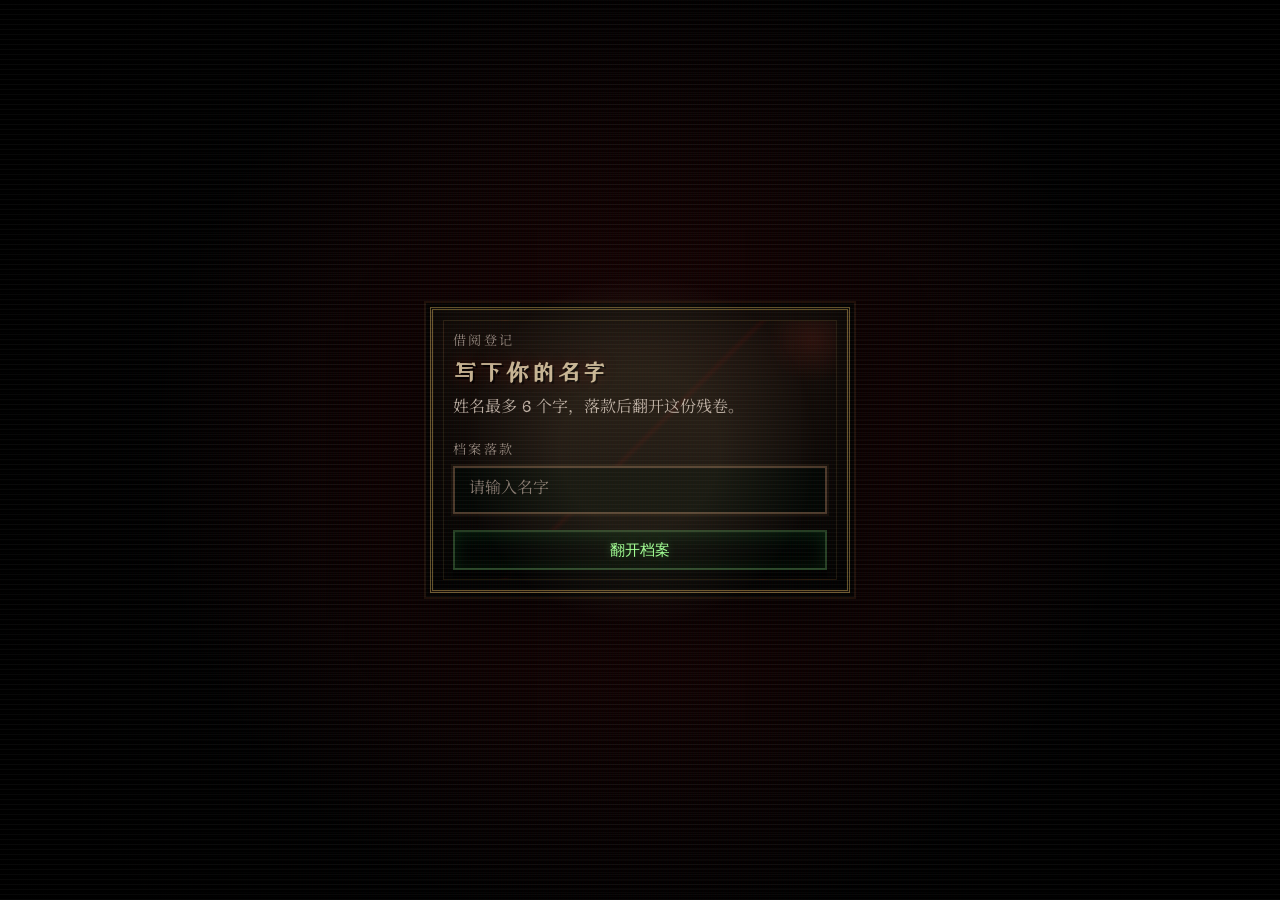
<file: cipher_game/index.html>
<!DOCTYPE html>
<html lang="zh-CN">
<head>
    <meta charset="UTF-8">
    <meta name="viewport" content="width=device-width, initial-scale=1.0">
    <title>游乐园怪诞</title>
    <link rel="icon" href="data:,">
    <link rel="preconnect" href="https://fonts.googleapis.com">
    <link rel="preconnect" href="https://fonts.gstatic.com" crossorigin>
    <link href="https://fonts.googleapis.com/css2?family=Cormorant+Garamond:wght@500;600;700&family=Creepster&family=Eater&family=JetBrains+Mono:wght@500;700&family=Noto+Sans+SC:wght@400;500;700;900&family=Noto+Serif+SC:wght@500;700;900&family=Special+Elite&family=ZCOOL+XiaoWei&display=swap" rel="stylesheet">
    <link rel="stylesheet" href="styles.css">
</head>
<body>
    <div class="entry-modal is-visible" id="entryModal">
        <div class="entry-dialog">
            <p class="entry-kicker">借阅登记</p>
            <h2 class="entry-title">写下你的名字</h2>
            <p class="entry-copy">姓名最多 6 个字，落款后翻开这份残卷。</p>
            <label class="entry-field" for="playerNameInput">
                <span>档案落款</span>
                <input id="playerNameInput" type="text" maxlength="6" placeholder="请输入名字" autocomplete="off">
            </label>
            <p class="entry-error" id="nameError" hidden>请输入 1 到 6 个字。</p>
            <button class="secondary-btn entry-btn" id="startGameButton" type="button">翻开档案</button>
        </div>
    </div>

    <div class="game-shell">
        <header class="hero-panel">
            <div class="hero-minimal">
                <h1 class="hero-title" id="gameTitle" data-ghost="游乐园怪诞" aria-label="游乐园怪诞">游乐园怪诞</h1>
                <div class="chapter-pill">
                    <strong class="chapter-pill-value" id="chapterValue">访客</strong>
                </div>
            </div>
        </header>

        <main class="game-panel">
            <section class="story-card" id="storyCard">
                <div class="story-topline">
                    <div>
                        <p class="story-node" id="sceneCode">NODE-00</p>
                        <h2 class="story-scene" id="sceneTitle">废弃观测站</h2>
                    </div>
                    <p class="story-location" id="locationText">北岸旧区</p>
                </div>

                <div class="speaker-bar">
                    <div>
                        <span class="speaker-name" id="speakerName">中控回路</span>
                        <span class="speaker-role" id="speakerRole">SYS / ARCHIVE</span>
                    </div>
                    <span class="story-statusline" id="statusLine">主终端重新供电，封存日志开始自检。</span>
                </div>

                <div class="dialogue-block" id="dialogueBlock"></div>

                <div class="cipher-card" id="cipherPanel" hidden>
                    <p class="cipher-label" id="cipherLabel">异常记录</p>
                    <pre class="cipher-text" id="cipherText"></pre>
                </div>

                <p class="story-note" id="storyNote"></p>
            </section>

            <section class="choices-card">
                <div class="choices-head">
                    <h3>下一步</h3>
                    <p id="choicesHint">从当前线索中选择下一步。</p>
                </div>
                <div class="choices-grid" id="choicesGrid"></div>
                <form class="jump-panel" id="jumpPanel" hidden>
                    <label class="jump-label" for="jumpInput">输入序号直达</label>
                    <div class="jump-controls">
                        <input class="jump-input" id="jumpInput" type="text" inputmode="numeric" maxlength="3" placeholder="例如 137" autocomplete="off">
                        <button class="secondary-btn jump-btn" id="jumpButton" type="submit">跳转</button>
                    </div>
                    <p class="jump-error" id="jumpError" hidden></p>
                </form>
                <div class="footer-actions">
                    <button class="secondary-btn" id="restartButton" type="button">重新翻看</button>
                    <a class="secondary-btn" href="../index.html">返回主页</a>
                </div>
            </section>
        </main>
    </div>

    <script src="chapters/prologue.js"></script>
    <script src="chapters/chapter001-100.js"></script>
    <script src="chapters/chapter101-200.js"></script>
    <script src="chapters/chapter201-300.js"></script>
    <script src="chapters/chapter301-400-pending.js"></script>
    <script src="story.js"></script>
    <script src="app.js"></script>
</body>
</html>
</file>
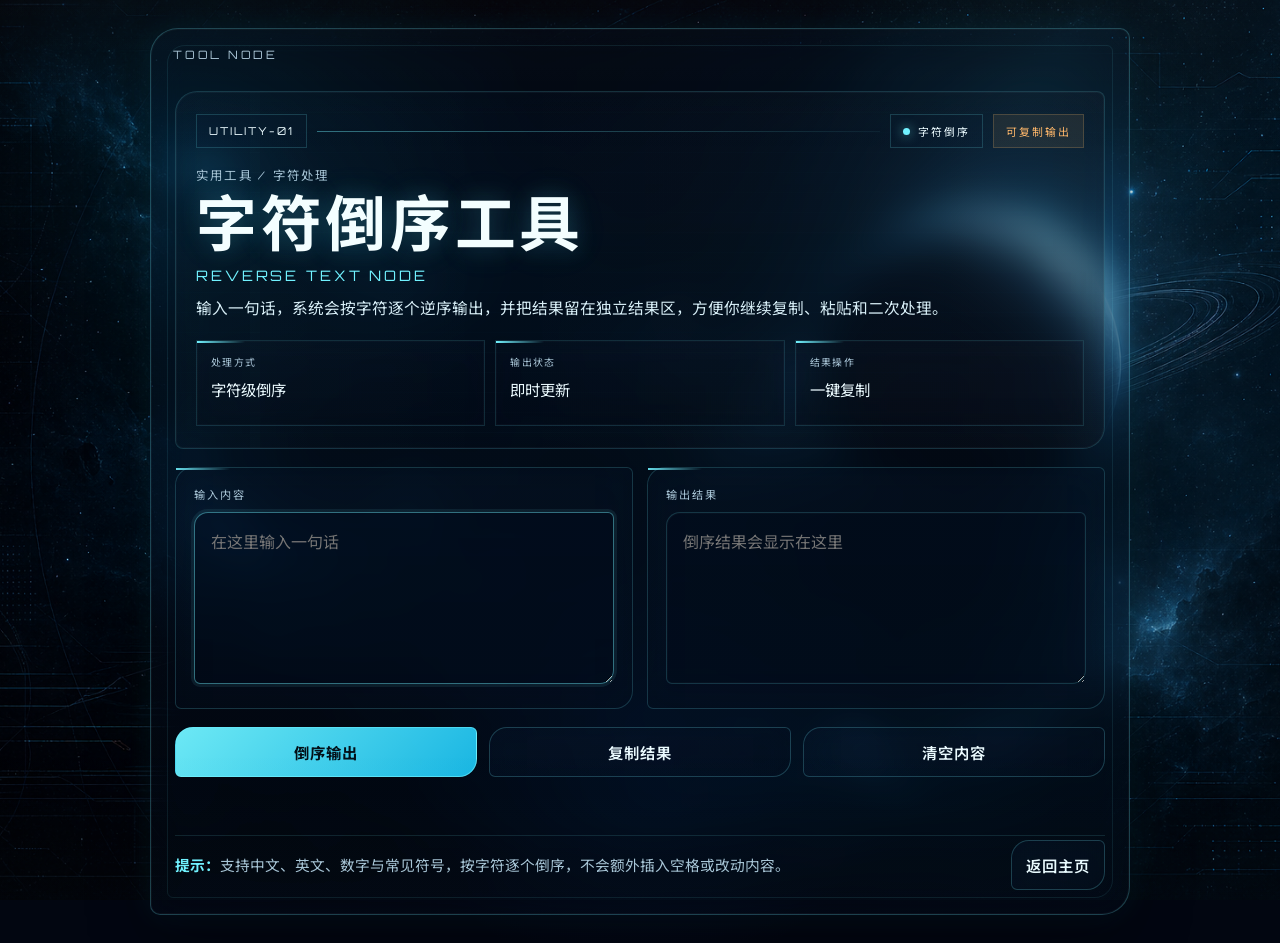
<file: tool/index.html>
<!DOCTYPE html>
<html lang="zh-CN">
<head>
    <meta charset="UTF-8">
    <meta name="viewport" content="width=device-width, initial-scale=1.0">
    <title>字符倒序工具</title>
    <link rel="preconnect" href="https://fonts.googleapis.com">
    <link rel="preconnect" href="https://fonts.gstatic.com" crossorigin>
    <link href="https://fonts.googleapis.com/css2?family=Orbitron:wght@500;700;800&family=Rajdhani:wght@500;600;700&family=JetBrains+Mono:wght@500;700&family=Noto+Sans+SC:wght@400;500;700;900&display=swap" rel="stylesheet">
    <style>
        :root {
            --bg-0: rgba(6, 16, 32, 0.26);
            --bg-1: rgba(10, 28, 52, 0.18);
            --panel: rgba(7, 20, 38, 0.22);
            --panel-strong: rgba(7, 20, 38, 0.3);
            --edge: rgba(113, 242, 255, 0.24);
            --edge-soft: rgba(113, 242, 255, 0.12);
            --text-main: #ebfbff;
            --text-soft: #a8c5d6;
            --accent: #71f2ff;
            --accent-2: #1dcfff;
            --success: #86ffbf;
            --warn: #ffb86b;
        }

        * {
            box-sizing: border-box;
        }

        body {
            margin: 0;
            min-height: 100vh;
            font-family: "Rajdhani", "Noto Sans SC", sans-serif;
            color: var(--text-main);
            background:
                radial-gradient(circle at 18% 18%, rgba(29, 207, 255, 0.08), transparent 24%),
                radial-gradient(circle at 82% 12%, rgba(113, 242, 255, 0.06), transparent 18%),
                radial-gradient(circle at 50% 78%, rgba(23, 105, 255, 0.07), transparent 26%),
                url('../images/bg1.png') center / cover no-repeat fixed;
            background-color: #020611;
            display: grid;
            place-items: center;
            padding: clamp(16px, 2.5vw, 28px);
            overflow-x: hidden;
        }

        body::before,
        body::after {
            content: "";
            position: fixed;
            inset: 0;
            pointer-events: none;
        }

        body::before {
            background:
                linear-gradient(rgba(113, 242, 255, 0.06) 1px, transparent 1px),
                linear-gradient(90deg, rgba(113, 242, 255, 0.06) 1px, transparent 1px);
            background-size: 76px 76px;
            opacity: 0.1;
            mask-image: radial-gradient(circle at center, black 35%, transparent 88%);
        }

        body::after {
            background: linear-gradient(180deg, rgba(255, 255, 255, 0.02), transparent 18%, transparent 82%, rgba(113, 242, 255, 0.015));
        }

        .shell {
            width: min(100%, 980px);
            position: relative;
            overflow: hidden;
            border-radius: 28px 10px 28px 10px;
            border: 1px solid var(--edge);
            background: linear-gradient(180deg, var(--bg-1), var(--bg-0));
            box-shadow:
                0 24px 60px rgba(0, 0, 0, 0.34),
                0 0 32px rgba(29, 207, 255, 0.08),
                inset 0 0 0 1px rgba(255, 255, 255, 0.03);
            backdrop-filter: blur(18px) saturate(1.08);
        }

        .shell::before {
            content: "TOOL NODE";
            position: absolute;
            top: 18px;
            left: 22px;
            font-family: "Orbitron", "Noto Sans SC", sans-serif;
            font-size: 0.72rem;
            letter-spacing: 0.24em;
            color: var(--text-soft);
        }

        .shell::after {
            content: "";
            position: absolute;
            inset: 16px;
            border: 1px solid rgba(113, 242, 255, 0.09);
            border-radius: 18px 6px 18px 6px;
            pointer-events: none;
        }

        .panel {
            position: relative;
            z-index: 1;
            padding: 62px 24px 24px;
            display: grid;
            gap: 18px;
        }

        .hero {
            position: relative;
            overflow: hidden;
            display: grid;
            gap: 18px;
            padding: 22px 20px;
            border-radius: 22px 8px 22px 8px;
            border: 1px solid rgba(113, 242, 255, 0.16);
            background:
                linear-gradient(180deg, rgba(7, 18, 34, 0.16), rgba(4, 10, 20, 0.22)),
                linear-gradient(90deg, rgba(113, 242, 255, 0.024), transparent 34%, rgba(255, 184, 107, 0.024) 100%);
            box-shadow: inset 0 0 0 1px rgba(255, 255, 255, 0.03);
            backdrop-filter: blur(16px);
        }

        .hero::before {
            content: "";
            position: absolute;
            inset: 0;
            background:
                linear-gradient(90deg, transparent 0 8%, rgba(113, 242, 255, 0.05) 8% 9%, transparent 9% 100%),
                linear-gradient(180deg, rgba(113, 242, 255, 0.03) 1px, transparent 1px);
            background-size: 100% 100%, 100% 20px;
            opacity: 0.38;
            pointer-events: none;
        }

        .hero > * {
            position: relative;
            z-index: 1;
        }

        .hero-hud {
            display: flex;
            align-items: center;
            gap: 10px;
            flex-wrap: wrap;
        }

        .hud-chip {
            display: inline-flex;
            align-items: center;
            gap: 8px;
            min-height: 34px;
            padding: 8px 12px;
            border: 1px solid rgba(113, 242, 255, 0.18);
            background: rgba(11, 30, 53, 0.22);
            color: var(--text-main);
            font-family: "Orbitron", "Noto Sans SC", sans-serif;
            font-size: 0.68rem;
            letter-spacing: 0.18em;
        }

        .hud-chip--live::before {
            content: "";
            width: 7px;
            height: 7px;
            border-radius: 50%;
            background: var(--accent);
            box-shadow: 0 0 12px rgba(113, 242, 255, 0.7);
        }

        .hud-chip--warn {
            color: var(--warn);
            border-color: rgba(255, 184, 107, 0.2);
            background: rgba(255, 184, 107, 0.08);
        }

        .hud-line {
            flex: 1;
            min-width: 70px;
            height: 1px;
            background: linear-gradient(90deg, rgba(113, 242, 255, 0.42), rgba(113, 242, 255, 0.06));
        }

        .hero-copy {
            display: grid;
            gap: 10px;
        }

        .kicker {
            margin: 0;
            color: var(--text-soft);
            font-family: "Orbitron", "Noto Sans SC", sans-serif;
            font-size: 0.78rem;
            letter-spacing: 0.18em;
        }

        h1 {
            margin: 0;
            font-family: "Orbitron", "Noto Sans SC", sans-serif;
            font-size: clamp(2.2rem, 4.8vw, 3.8rem);
            line-height: 0.98;
            letter-spacing: 0.06em;
            color: #f3feff;
            text-shadow:
                0 0 24px rgba(113, 242, 255, 0.2),
                0 0 40px rgba(29, 207, 255, 0.1);
        }

        .roman {
            margin: 2px 0 0;
            color: var(--accent);
            font-family: "Orbitron", "JetBrains Mono", monospace;
            font-size: 0.9rem;
            letter-spacing: 0.2em;
        }

        .desc {
            margin: 0;
            color: #d7eef6;
            font-family: "Noto Sans SC", sans-serif;
            line-height: 1.8;
            font-size: 0.98rem;
        }

        .meta-grid {
            display: grid;
            grid-template-columns: repeat(3, minmax(0, 1fr));
            gap: 10px;
        }

        .meta-card {
            position: relative;
            min-width: 0;
            min-height: 86px;
            padding: 14px 14px 12px;
            border: 1px solid rgba(113, 242, 255, 0.14);
            background: linear-gradient(180deg, rgba(9, 25, 44, 0.2), rgba(4, 11, 22, 0.28));
            box-shadow: inset 0 0 0 1px rgba(255, 255, 255, 0.02);
            backdrop-filter: blur(12px);
        }

        .meta-card::before {
            content: "";
            position: absolute;
            top: 0;
            left: 0;
            width: 48px;
            height: 2px;
            background: linear-gradient(90deg, var(--accent), transparent);
        }

        .meta-label {
            display: block;
            margin-bottom: 8px;
            color: var(--text-soft);
            font-family: "Orbitron", "Noto Sans SC", sans-serif;
            font-size: 0.62rem;
            letter-spacing: 0.14em;
            line-height: 1.5;
        }

        .meta-value {
            display: block;
            color: var(--text-main);
            font-family: "Noto Sans SC", sans-serif;
            font-size: 0.96rem;
            line-height: 1.45;
        }

        .workspace {
            display: grid;
            grid-template-columns: repeat(2, minmax(0, 1fr));
            gap: 14px;
        }

        .card {
            position: relative;
            min-width: 0;
            padding: 18px;
            border-radius: 18px 6px 18px 6px;
            border: 1px solid rgba(113, 242, 255, 0.18);
            background: linear-gradient(180deg, rgba(8, 24, 45, 0.2), rgba(4, 13, 27, 0.3));
            backdrop-filter: blur(14px);
        }

        .card::before {
            content: "";
            position: absolute;
            top: 0;
            left: 0;
            width: 54px;
            height: 2px;
            background: linear-gradient(90deg, rgba(113, 242, 255, 0.9), transparent);
        }

        .card-label {
            display: block;
            margin-bottom: 10px;
            color: var(--text-soft);
            font-family: "Orbitron", "Noto Sans SC", sans-serif;
            font-size: 0.7rem;
            letter-spacing: 0.18em;
        }

        textarea {
            width: 100%;
            min-height: 172px;
            resize: vertical;
            border: 1px solid rgba(113, 242, 255, 0.18);
            border-radius: 14px 6px 14px 6px;
            background: rgba(3, 12, 24, 0.22);
            color: var(--text-main);
            padding: 14px 16px;
            font-family: "Noto Sans SC", sans-serif;
            font-size: 1rem;
            line-height: 1.75;
            outline: none;
            box-shadow: inset 0 0 0 1px rgba(255, 255, 255, 0.02);
        }

        textarea[readonly] {
            background: rgba(3, 12, 24, 0.3);
        }

        textarea:focus {
            border-color: rgba(113, 242, 255, 0.44);
            box-shadow: 0 0 0 3px rgba(113, 242, 255, 0.08);
        }

        .actions {
            display: grid;
            grid-template-columns: repeat(3, minmax(0, 1fr));
            gap: 12px;
        }

        button,
        .back-link {
            display: inline-flex;
            justify-content: center;
            align-items: center;
            min-height: 50px;
            padding: 11px 14px;
            border: 1px solid rgba(113, 242, 255, 0.22);
            border-radius: 18px 6px 18px 6px;
            background: linear-gradient(135deg, rgba(10, 29, 53, 0.24), rgba(5, 15, 31, 0.34));
            color: var(--text-main);
            font-family: "Noto Sans SC", sans-serif;
            font-size: 0.96rem;
            font-weight: 600;
            letter-spacing: 0.06em;
            cursor: pointer;
            text-decoration: none;
            backdrop-filter: blur(14px);
            transition: transform 0.2s ease, border-color 0.2s ease, background 0.2s ease, box-shadow 0.2s ease;
        }

        button:hover,
        .back-link:hover {
            transform: translateY(-2px);
            border-color: rgba(113, 242, 255, 0.42);
            background: linear-gradient(135deg, rgba(10, 29, 53, 0.32), rgba(5, 15, 31, 0.44));
            box-shadow: 0 12px 24px rgba(0, 0, 0, 0.22);
        }

        .button-primary {
            color: #031018;
            background: linear-gradient(135deg, rgba(113, 242, 255, 0.96), rgba(29, 207, 255, 0.88));
            border-color: rgba(113, 242, 255, 0.56);
            font-weight: 700;
        }

        .button-primary:hover {
            background: linear-gradient(135deg, #90f7ff, #46dbff);
        }

        .status {
            min-height: 1.5em;
            padding: 0 4px;
            color: var(--success);
            font-family: "Noto Sans SC", sans-serif;
            font-size: 0.94rem;
        }

        .footer {
            display: flex;
            justify-content: space-between;
            align-items: center;
            gap: 12px;
            flex-wrap: wrap;
            padding-top: 4px;
            border-top: 1px solid var(--edge-soft);
        }

        .tips {
            margin: 0;
            color: var(--text-soft);
            font-family: "Noto Sans SC", sans-serif;
            font-size: 0.92rem;
            line-height: 1.75;
        }

        .tips strong {
            color: var(--accent);
            font-weight: 700;
        }

        @media (max-width: 800px) {
            .meta-grid {
                grid-template-columns: repeat(2, minmax(0, 1fr));
            }
        }

        @media (max-width: 700px) {
            .workspace,
            .actions {
                grid-template-columns: 1fr;
            }

            .hud-line {
                display: none;
            }
        }

        @media (max-width: 640px) {
            body {
                padding: 14px;
            }

            .shell::before {
                top: 16px;
                left: 18px;
                font-size: 0.64rem;
            }

            .panel {
                padding: 56px 16px 16px;
            }

            .hero,
            .card {
                padding: 16px;
            }

            h1 {
                font-size: clamp(2rem, 12vw, 3rem);
            }

            .roman {
                font-size: 0.8rem;
                letter-spacing: 0.16em;
            }

            .meta-grid {
                grid-template-columns: 1fr;
            }

            textarea {
                min-height: 140px;
            }

            .footer {
                align-items: stretch;
            }

            .back-link {
                width: 100%;
            }
        }
    </style>
</head>
<body>
    <main class="shell">
        <section class="panel">
            <div class="hero">
                <div class="hero-hud">
                    <span class="hud-chip">UTILITY-01</span>
                    <span class="hud-line" aria-hidden="true"></span>
                    <span class="hud-chip hud-chip--live">字符倒序</span>
                    <span class="hud-chip hud-chip--warn">可复制输出</span>
                </div>
                <div class="hero-copy">
                    <p class="kicker">实用工具 / 字符处理</p>
                    <h1>字符倒序工具</h1>
                    <p class="roman">REVERSE TEXT NODE</p>
                    <p class="desc">输入一句话，系统会按字符逐个逆序输出，并把结果留在独立结果区，方便你继续复制、粘贴和二次处理。</p>
                </div>
                <div class="meta-grid">
                    <div class="meta-card">
                        <span class="meta-label">处理方式</span>
                        <span class="meta-value">字符级倒序</span>
                    </div>
                    <div class="meta-card">
                        <span class="meta-label">输出状态</span>
                        <span class="meta-value">即时更新</span>
                    </div>
                    <div class="meta-card">
                        <span class="meta-label">结果操作</span>
                        <span class="meta-value">一键复制</span>
                    </div>
                </div>
            </div>

            <div class="workspace">
                <section class="card">
                    <label class="card-label" for="sourceText">输入内容</label>
                    <textarea id="sourceText" placeholder="在这里输入一句话"></textarea>
                </section>

                <section class="card">
                    <label class="card-label" for="resultText">输出结果</label>
                    <textarea id="resultText" readonly placeholder="倒序结果会显示在这里"></textarea>
                </section>
            </div>

            <div class="actions">
                <button id="reverseButton" class="button-primary" type="button">倒序输出</button>
                <button id="copyButton" type="button">复制结果</button>
                <button id="clearButton" type="button">清空内容</button>
            </div>

            <div id="statusText" class="status" aria-live="polite"></div>

            <div class="footer">
                <p class="tips"><strong>提示：</strong>支持中文、英文、数字与常见符号，按字符逐个倒序，不会额外插入空格或改动内容。</p>
                <a class="back-link" href="../index.html">返回主页</a>
            </div>
        </section>
    </main>

    <script>
        const sourceText = document.getElementById('sourceText');
        const resultText = document.getElementById('resultText');
        const statusText = document.getElementById('statusText');
        const reverseButton = document.getElementById('reverseButton');
        const copyButton = document.getElementById('copyButton');
        const clearButton = document.getElementById('clearButton');

        function reverseCharacters(text) {
            return Array.from(text).reverse().join('');
        }

        function updateResult() {
            resultText.value = reverseCharacters(sourceText.value);
            statusText.textContent = '';
        }

        async function copyResult() {
            if (!resultText.value) {
                statusText.textContent = '当前没有可复制的结果。';
                return;
            }

            try {
                if (navigator.clipboard && window.isSecureContext) {
                    await navigator.clipboard.writeText(resultText.value);
                } else {
                    resultText.focus();
                    resultText.select();
                    document.execCommand('copy');
                }
                statusText.textContent = '结果已复制。';
            } catch (error) {
                statusText.textContent = '复制失败，请手动选择结果后复制。';
            }
        }

        reverseButton.addEventListener('click', updateResult);
        copyButton.addEventListener('click', copyResult);
        clearButton.addEventListener('click', () => {
            sourceText.value = '';
            resultText.value = '';
            statusText.textContent = '';
            sourceText.focus();
        });

        sourceText.addEventListener('input', updateResult);
        sourceText.focus();
    </script>
</body>
</html>
</file>
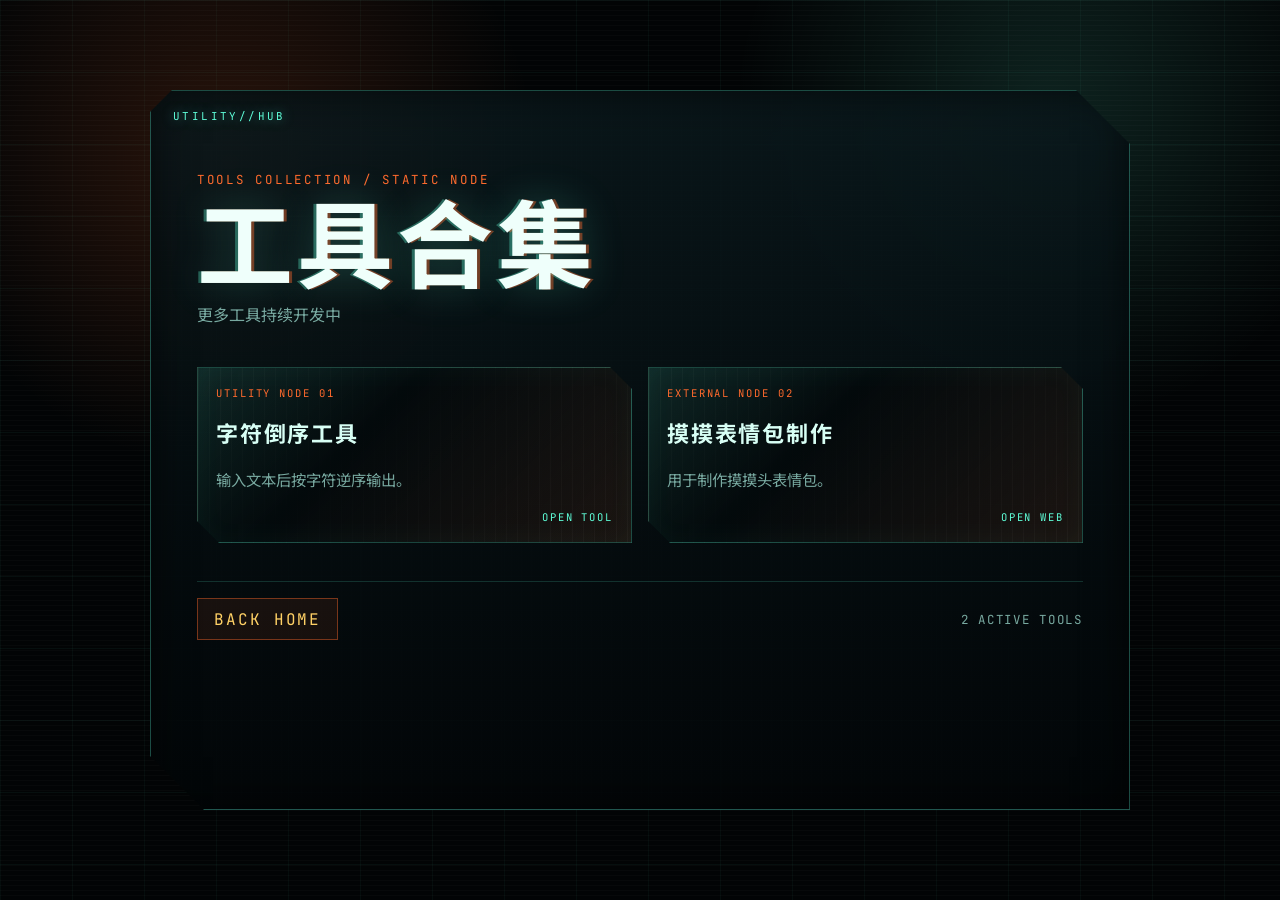
<file: tools/index.html>
<!DOCTYPE html>
<html lang="zh-CN">
<head>
    <meta charset="UTF-8">
    <meta name="viewport" content="width=device-width, initial-scale=1.0">
    <title>工具合集</title>
    <link rel="icon" href="data:,">
    <link rel="preconnect" href="https://fonts.googleapis.com">
    <link rel="preconnect" href="https://fonts.gstatic.com" crossorigin>
    <link href="https://fonts.googleapis.com/css2?family=Orbitron:wght@500;700;800&family=Rajdhani:wght@500;600;700&family=JetBrains+Mono:wght@500;700&family=Noto+Sans+SC:wght@400;500;700;900&display=swap" rel="stylesheet">
    <style>
        :root {
            --bg: #020405;
            --panel: rgba(5, 14, 17, 0.86);
            --line: rgba(95, 255, 217, 0.28);
            --line-hot: rgba(255, 106, 45, 0.72);
            --text: #d8fff5;
            --muted: #78a9a0;
            --accent: #5fffd9;
            --hot: #ff6a2d;
            --warn: #ffd166;
        }

        * {
            box-sizing: border-box;
        }

        body {
            margin: 0;
            min-height: 100vh;
            display: grid;
            place-items: center;
            padding: clamp(18px, 3vw, 42px);
            color: var(--text);
            font-family: "Rajdhani", "Noto Sans SC", sans-serif;
            background:
                radial-gradient(circle at 18% 18%, rgba(255, 106, 45, 0.16), transparent 24%),
                radial-gradient(circle at 82% 12%, rgba(95, 255, 217, 0.12), transparent 24%),
                linear-gradient(rgba(95, 255, 217, 0.045) 1px, transparent 1px),
                linear-gradient(90deg, rgba(95, 255, 217, 0.035) 1px, transparent 1px),
                var(--bg);
            background-size: auto, auto, 72px 72px, 72px 72px, auto;
            overflow-x: hidden;
        }

        body::after {
            content: "";
            position: fixed;
            inset: 0;
            pointer-events: none;
            background:
                repeating-linear-gradient(180deg, rgba(255, 255, 255, 0.03) 0 1px, transparent 1px 5px),
                radial-gradient(circle at center, transparent 0 42%, rgba(0, 0, 0, 0.78) 100%);
            mix-blend-mode: screen;
            opacity: 0.55;
        }

        .shell {
            position: relative;
            z-index: 1;
            width: min(100%, 980px);
            min-height: min(720px, calc(100vh - 48px));
            padding: clamp(24px, 4vw, 46px);
            border: 1px solid var(--line);
            background:
                linear-gradient(180deg, rgba(10, 24, 28, 0.88), rgba(2, 6, 8, 0.9)),
                repeating-linear-gradient(90deg, rgba(255, 255, 255, 0.025) 0 1px, transparent 1px 10px);
            clip-path: polygon(0 22px, 22px 0, calc(100% - 54px) 0, 100% 54px, 100% 100%, 54px 100%, 0 calc(100% - 54px));
            box-shadow:
                0 0 0 1px rgba(0, 0, 0, 0.78),
                0 28px 80px rgba(0, 0, 0, 0.54),
                0 0 46px rgba(95, 255, 217, 0.08),
                inset 0 0 44px rgba(0, 0, 0, 0.62);
        }

        .shell::before {
            content: "UTILITY//HUB";
            position: absolute;
            top: 18px;
            left: 22px;
            color: var(--accent);
            font-family: "JetBrains Mono", monospace;
            font-size: 0.68rem;
            letter-spacing: 0.22em;
            text-shadow: 0 0 12px rgba(95, 255, 217, 0.55);
        }

        .hero {
            display: grid;
            gap: 12px;
            margin-top: 34px;
            margin-bottom: clamp(22px, 4vw, 38px);
        }

        .kicker {
            margin: 0;
            color: var(--hot);
            font-family: "JetBrains Mono", monospace;
            font-size: 0.78rem;
            letter-spacing: 0.22em;
        }

        h1 {
            margin: 0;
            color: #effffb;
            font-family: "Orbitron", "Noto Sans SC", sans-serif;
            font-size: clamp(2.7rem, 8vw, 6rem);
            line-height: 0.92;
            letter-spacing: 0.04em;
            text-shadow:
                3px 0 0 rgba(255, 106, 45, 0.42),
                -3px 0 0 rgba(95, 255, 217, 0.32),
                0 0 42px rgba(95, 255, 217, 0.22);
        }

        .desc {
            margin: 0;
            max-width: 680px;
            color: var(--muted);
            font-family: "Noto Sans SC", sans-serif;
            line-height: 1.8;
        }

        .tool-grid {
            display: grid;
            grid-template-columns: repeat(2, minmax(0, 1fr));
            gap: 16px;
        }

        .tool-card {
            position: relative;
            min-height: 176px;
            display: grid;
            align-content: space-between;
            gap: 16px;
            padding: 18px;
            color: var(--text);
            text-decoration: none;
            border: 1px solid rgba(95, 255, 217, 0.24);
            background:
                linear-gradient(135deg, rgba(95, 255, 217, 0.1), rgba(3, 9, 11, 0.95) 38%, rgba(255, 106, 45, 0.09)),
                repeating-linear-gradient(90deg, rgba(255, 255, 255, 0.03) 0 1px, transparent 1px 11px);
            clip-path: polygon(0 0, calc(100% - 22px) 0, 100% 22px, 100% 100%, 22px 100%, 0 calc(100% - 22px));
            box-shadow: inset 0 0 28px rgba(95, 255, 217, 0.045);
            overflow: hidden;
        }

        .tool-card::before {
            content: "";
            position: absolute;
            inset: 0;
            background: linear-gradient(90deg, transparent, rgba(255, 106, 45, 0.24), rgba(95, 255, 217, 0.18), transparent);
            transform: translateX(-120%);
            transition: transform 0.45s ease;
        }

        .tool-card:hover::before {
            transform: translateX(120%);
        }

        .tool-card:hover {
            border-color: var(--line-hot);
            box-shadow:
                0 0 28px rgba(255, 106, 45, 0.16),
                inset 0 0 32px rgba(95, 255, 217, 0.08);
        }

        .tool-code,
        .tool-action {
            position: relative;
            z-index: 1;
            color: var(--hot);
            font-family: "JetBrains Mono", monospace;
            font-size: 0.66rem;
            letter-spacing: 0.18em;
        }

        .tool-title {
            position: relative;
            z-index: 1;
            margin: 0;
            font-family: "Noto Sans SC", sans-serif;
            font-size: 1.38rem;
            line-height: 1.35;
            letter-spacing: 0.08em;
        }

        .tool-copy {
            position: relative;
            z-index: 1;
            margin: 0;
            color: var(--muted);
            font-family: "Noto Sans SC", sans-serif;
            line-height: 1.7;
            font-size: 0.96rem;
        }

        .tool-action {
            justify-self: end;
            color: var(--accent);
        }

        .footer {
            margin-top: clamp(22px, 4vw, 38px);
            display: flex;
            justify-content: space-between;
            gap: 12px;
            flex-wrap: wrap;
            align-items: center;
            border-top: 1px solid rgba(95, 255, 217, 0.16);
            padding-top: 16px;
        }

        .back-link {
            display: inline-flex;
            align-items: center;
            justify-content: center;
            min-height: 42px;
            padding: 0 16px;
            color: var(--warn);
            text-decoration: none;
            border: 1px solid rgba(255, 106, 45, 0.42);
            background: rgba(255, 106, 45, 0.08);
            font-family: "JetBrains Mono", monospace;
            letter-spacing: 0.12em;
        }

        .status {
            color: var(--muted);
            font-family: "JetBrains Mono", monospace;
            font-size: 0.78rem;
            letter-spacing: 0.14em;
        }

        @media (max-width: 760px) {
            body {
                place-items: start center;
                padding: 14px;
            }

            .shell {
                min-height: auto;
                padding: 24px 18px;
                clip-path: polygon(0 14px, 14px 0, calc(100% - 32px) 0, 100% 32px, 100% 100%, 32px 100%, 0 calc(100% - 32px));
            }

            .tool-grid {
                grid-template-columns: 1fr;
            }
        }
    </style>
</head>
<body>
    <main class="shell">
        <section class="hero">
            <p class="kicker">TOOLS COLLECTION / STATIC NODE</p>
            <h1>工具合集</h1>
            <p class="desc">更多工具持续开发中</p>
        </section>

        <section class="tool-grid" aria-label="工具入口">
            <a class="tool-card" href="../tool/" aria-label="进入字符倒序工具">
                <span class="tool-code">UTILITY NODE 01</span>
                <h2 class="tool-title">字符倒序工具</h2>
                <p class="tool-copy">输入文本后按字符逆序输出。</p>
                <span class="tool-action">OPEN TOOL</span>
            </a>

            <a class="tool-card" href="https://www.petpetgenerator.com/" target="_blank" rel="noopener noreferrer" aria-label="打开摸摸表情包制作">
                <span class="tool-code">EXTERNAL NODE 02</span>
                <h2 class="tool-title">摸摸表情包制作</h2>
                <p class="tool-copy">用于制作摸摸头表情包。</p>
                <span class="tool-action">OPEN WEB</span>
            </a>
        </section>

        <footer class="footer">
            <a class="back-link" href="../index.html">BACK HOME</a>
            <span class="status">2 ACTIVE TOOLS</span>
        </footer>
    </main>
</body>
</html>
</file>
<file: cipher_game/styles.css>
:root {
    --bg-base: #020202;
    --page-bg-image: url("../images/sy-lixianji-bg.webp");
    --bg-deep: rgba(10, 10, 10, 0.88);
    --panel: rgba(24, 23, 22, 0.9);
    --panel-strong: rgba(12, 11, 10, 0.96);
    --line: rgba(91, 76, 67, 0.34);
    --line-strong: rgba(145, 58, 54, 0.5);
    --text-main: #d8d0c8;
    --text-soft: #8e8178;
    --accent: #b04b46;
    --accent-strong: #d66a63;
    --warn: #b19277;
    --success: #bca899;
    --shadow-red: rgba(81, 18, 18, 0.22);
}

* {
    box-sizing: border-box;
}

body {
    margin: 0;
    min-height: 100vh;
    position: relative;
    isolation: isolate;
    font-family: "Noto Sans SC", sans-serif;
    color: var(--text-main);
    background-color: var(--bg-base);
    padding: clamp(12px, 2vw, 26px);
}

body.modal-open {
    overflow: hidden;
}

body::before,
body::after {
    content: "";
    position: fixed;
    inset: 0;
    pointer-events: none;
}

body::before {
    background:
        radial-gradient(circle at 20% 16%, rgba(75, 18, 18, 0.14), transparent 30%),
        radial-gradient(circle at 82% 10%, rgba(25, 25, 25, 0.42), transparent 24%),
        linear-gradient(180deg, rgba(9, 9, 9, 0.58), rgba(3, 3, 3, 0.82)),
        var(--page-bg-image) center / cover no-repeat;
    z-index: -2;
}

body::after {
    background:
        radial-gradient(circle at center, transparent 28%, rgba(0, 0, 0, 0.82) 100%),
        linear-gradient(180deg, rgba(255, 255, 255, 0.01), transparent 18%, transparent 82%, rgba(98, 22, 22, 0.1)),
        radial-gradient(circle at 50% 42%, rgba(22, 22, 22, 0.34), transparent 60%),
        repeating-linear-gradient(180deg, rgba(255, 255, 255, 0.008) 0 1px, transparent 1px 6px);
    opacity: 1;
    mix-blend-mode: normal;
    z-index: -1;
}

.game-shell {
    position: relative;
    width: min(100%, 980px);
    margin: 0 auto;
    padding: clamp(10px, 2vw, 18px);
    border: none;
    border-radius: 0;
    background: transparent;
    box-shadow: none;
    backdrop-filter: none;
    overflow: visible;
}

.game-shell::before {
    content: "";
    position: absolute;
    inset: 0;
    pointer-events: none;
    background:
        radial-gradient(circle at 18% 12%, rgba(88, 56, 32, 0.08), transparent 18%),
        radial-gradient(circle at 84% 78%, rgba(52, 27, 16, 0.16), transparent 24%);
    opacity: 0.5;
}

.entry-modal {
    position: fixed;
    inset: 0;
    z-index: 50;
    display: none;
    align-items: center;
    justify-content: center;
    padding: 18px;
    background:
        radial-gradient(circle at center, rgba(62, 16, 14, 0.18), rgba(0, 0, 0, 0.64)),
        rgba(4, 2, 4, 0.58);
    backdrop-filter: blur(10px) saturate(0.8);
}

.entry-modal.is-visible {
    display: flex;
}

.entry-dialog {
    width: min(100%, 420px);
    padding: 20px;
    border: 1px solid rgba(110, 49, 45, 0.3);
    border-radius: 10px;
    background:
        linear-gradient(180deg, rgba(22, 21, 20, 0.95), rgba(9, 9, 9, 0.98)),
        linear-gradient(90deg, rgba(116, 32, 32, 0.08), transparent 30%, transparent 74%, rgba(54, 26, 26, 0.08));
    box-shadow:
        0 24px 54px rgba(0, 0, 0, 0.46),
        0 0 28px rgba(56, 28, 18, 0.14);
}

.entry-kicker,
.entry-field span,
.chapter-pill-label {
    margin: 0;
    color: var(--text-soft);
    font-family: "Cormorant Garamond", "Noto Serif SC", serif;
    font-size: 0.82rem;
    letter-spacing: 0.18em;
}

.entry-title {
    margin: 10px 0 0;
    font-family: "Noto Serif SC", serif;
    font-size: 1.46rem;
}

.entry-copy {
    margin: 10px 0 0;
    color: #b9aba0;
    line-height: 1.7;
}

.entry-field {
    display: grid;
    gap: 8px;
    margin-top: 16px;
}

.entry-field input {
    width: 100%;
    min-height: 48px;
    padding: 0 14px;
    border: 1px solid rgba(97, 82, 73, 0.28);
    border-radius: 8px;
    background: rgba(12, 12, 12, 0.88);
    color: var(--text-main);
    font: inherit;
    font-size: 1rem;
    outline: none;
}

.entry-field input:focus {
    border-color: rgba(173, 127, 94, 0.42);
    box-shadow: 0 0 0 2px rgba(110, 79, 54, 0.14);
}

.entry-field input::placeholder {
    color: rgba(188, 168, 156, 0.68);
}

.entry-error {
    margin: 10px 0 0;
    color: #ff8277;
    font-size: 0.9rem;
}

.entry-btn {
    margin-top: 16px;
    width: 100%;
}

.game-shell::after {
    content: none;
}

.hero-panel,
.story-card,
.choices-card {
    position: relative;
    color: var(--text-main);
    border: 1px solid rgba(89, 79, 72, 0.2);
    clip-path: polygon(0 2.4%, 2.4% 0.8%, 6.8% 1.8%, 12.4% 0.2%, 18% 1.6%, 24.8% 0, 33% 2%, 44% 0.4%, 56% 1.8%, 69% 0.2%, 80.8% 2.2%, 92% 0.4%, 100% 2.8%, 99.1% 10.5%, 100% 19%, 98.8% 31%, 100% 44%, 98.6% 56%, 100% 69%, 98.9% 82%, 100% 94%, 96.8% 100%, 87% 98.8%, 75% 100%, 63% 98.6%, 50% 100%, 38% 98.4%, 26% 100%, 15% 98.7%, 5% 100%, 0 96.8%, 1.1% 85%, 0 72%, 1.2% 60%, 0 47%, 1.1% 34%, 0 21%, 0.8% 11%);
    background:
        linear-gradient(180deg, rgba(38, 36, 34, 0.96), rgba(24, 23, 22, 0.98)),
        linear-gradient(90deg, rgba(125, 42, 42, 0.06), transparent 20%, transparent 80%, rgba(49, 44, 40, 0.08)),
        radial-gradient(circle at 80% 20%, rgba(114, 29, 29, 0.08), transparent 16%),
        radial-gradient(circle at 14% 82%, rgba(74, 49, 29, 0.05), transparent 22%);
    box-shadow:
        0 18px 34px rgba(0, 0, 0, 0.42),
        0 2px 0 rgba(30, 26, 24, 0.22),
        inset 0 0 0 1px rgba(255, 255, 255, 0.02),
        inset 0 0 48px rgba(0, 0, 0, 0.28);
    backdrop-filter: none;
}

.hero-panel {
    padding: 16px 18px;
    border-radius: 4px;
    transform: rotate(-0.5deg);
}

.hero-minimal {
    display: flex;
    align-items: center;
    justify-content: space-between;
    gap: 14px;
    flex-wrap: wrap;
}

.chapter-pill {
    display: inline-flex;
    align-items: center;
    gap: 10px;
    min-height: 38px;
    padding: 8px 12px;
    border: 1px solid rgba(140, 53, 49, 0.34);
    border-radius: 999px;
    background: rgba(116, 37, 37, 0.12);
    box-shadow:
        inset 0 0 12px rgba(140, 58, 46, 0.05),
        0 0 0 2px rgba(133, 57, 47, 0.05);
}

.chapter-pill-value {
    font-size: 1rem;
    line-height: 1;
    font-family: "Cormorant Garamond", "Noto Serif SC", serif;
    color: #cfbbb0;
}

.hero-panel {
    margin-top: 4px;
}

.hero-bar,
.speaker-bar,
.story-topline,
.footer-actions {
    display: flex;
    align-items: center;
    justify-content: space-between;
    gap: 12px;
    flex-wrap: wrap;
}

.story-node,
.cipher-label,
.speaker-role {
    margin: 0;
    font-family: "Cormorant Garamond", "Noto Serif SC", serif;
    letter-spacing: 0.14em;
}

.hero-title {
    margin: 0;
    position: relative;
    font-family: "ZCOOL XiaoWei", "Noto Serif SC", serif;
    font-size: clamp(2rem, 4.6vw, 3rem);
    font-weight: 400;
    line-height: 1.04;
    letter-spacing: 0.12em;
    color: #d9c9c0;
    text-shadow:
        0 1px 0 rgba(0, 0, 0, 0.58),
        0 2px 10px rgba(0, 0, 0, 0.2),
        0 0 18px rgba(119, 27, 27, 0.18);
}

.hero-title::before {
    content: attr(data-ghost);
    position: absolute;
    inset: 0;
    color: rgba(153, 42, 42, 0.18);
    transform: translate(2px, 1px) rotate(-1.2deg);
    pointer-events: none;
    mix-blend-mode: screen;
}

.hero-title::after {
    content: "机密封存";
    display: block;
    margin-top: 6px;
    color: rgba(174, 82, 72, 0.82);
    font-family: "Cormorant Garamond", "Noto Serif SC", serif;
    font-size: clamp(0.72rem, 1.6vw, 0.9rem);
    font-weight: 600;
    letter-spacing: 0.34em;
    text-shadow: none;
}

.hero-panel::after {
    content: "已封";
    position: absolute;
    right: 18px;
    top: 16px;
    padding: 6px 10px;
    border: 2px solid rgba(150, 42, 42, 0.54);
    border-radius: 999px;
    color: rgba(170, 48, 48, 0.8);
    font-family: "Noto Serif SC", serif;
    font-size: 0.86rem;
    font-weight: 700;
    letter-spacing: 0.18em;
    transform: rotate(9deg);
    opacity: 0.78;
    box-shadow: inset 0 0 0 1px rgba(255, 255, 255, 0.02);
}

.game-panel {
    display: grid;
    gap: 14px;
    margin-top: 14px;
}

.story-card,
.choices-card {
    padding: 16px;
    border-radius: 4px;
    overflow: hidden;
}

.story-card {
    transform: rotate(0.35deg);
}

.choices-card {
    transform: rotate(-0.3deg);
}

.story-card::before,
.choices-card::before,
.hero-panel::before {
    content: "";
    position: absolute;
    inset: 0;
    pointer-events: none;
    background:
        radial-gradient(circle at 16px 16px, rgba(12, 12, 12, 0.62) 0 4px, transparent 5px),
        radial-gradient(circle at calc(100% - 18px) 20px, rgba(12, 12, 12, 0.46) 0 3px, transparent 4px),
        linear-gradient(180deg, rgba(255, 255, 255, 0.03), transparent 16%, transparent 82%, rgba(105, 21, 21, 0.12)),
        linear-gradient(102deg, transparent 0 47%, rgba(141, 126, 114, 0.08) 48%, transparent 49%),
        linear-gradient(84deg, transparent 0 63%, rgba(87, 75, 68, 0.1) 64%, transparent 65%),
        radial-gradient(circle at 82% 18%, rgba(120, 26, 26, 0.18), transparent 20%),
        radial-gradient(circle at 18% 76%, rgba(38, 38, 38, 0.2), transparent 26%),
        radial-gradient(circle at 8% 88%, rgba(92, 34, 34, 0.24), transparent 10%),
        radial-gradient(circle at 92% 10%, rgba(73, 31, 24, 0.22), transparent 10%),
        radial-gradient(circle at 34% 28%, rgba(74, 61, 47, 0.18), transparent 13%),
        radial-gradient(circle at 72% 74%, rgba(40, 40, 40, 0.22), transparent 14%),
        repeating-linear-gradient(0deg, rgba(255, 255, 255, 0.016) 0 1px, transparent 1px 8px);
    opacity: 0.78;
}

.story-card::after,
.choices-card::after {
    content: "";
    position: absolute;
    inset: 0;
    pointer-events: none;
    background:
        radial-gradient(circle at 0 0, rgba(0, 0, 0, 0.84) 0 28px, rgba(91, 42, 24, 0.3) 29px, transparent 36px),
        radial-gradient(circle at 100% 0, rgba(0, 0, 0, 0.78) 0 24px, rgba(91, 42, 24, 0.22) 25px, transparent 32px),
        radial-gradient(circle at 0 100%, rgba(0, 0, 0, 0.72) 0 30px, rgba(88, 31, 25, 0.28) 31px, transparent 40px),
        radial-gradient(circle at 100% 100%, rgba(0, 0, 0, 0.84) 0 34px, rgba(88, 31, 25, 0.24) 35px, transparent 44px),
        radial-gradient(circle at 4% 48%, rgba(0, 0, 0, 0.4) 0 12px, transparent 18px),
        radial-gradient(circle at 96% 54%, rgba(0, 0, 0, 0.38) 0 10px, transparent 16px),
        linear-gradient(90deg, transparent 0 11%, rgba(164, 60, 60, 0.14) 11.4%, transparent 11.8%),
        linear-gradient(92deg, transparent 0 64%, rgba(200, 74, 74, 0.14) 64.4%, transparent 64.8%),
        linear-gradient(165deg, transparent 0 62%, rgba(128, 32, 32, 0.18) 63%, transparent 64%),
        linear-gradient(18deg, transparent 0 48%, rgba(88, 20, 20, 0.14) 49%, transparent 50%),
        radial-gradient(circle at 88% 12%, rgba(101, 32, 24, 0.12), transparent 12%),
        radial-gradient(circle at 10% 88%, rgba(66, 43, 24, 0.08), transparent 16%);
    opacity: 0.9;
    filter: blur(9px);
    animation: none;
}

.story-node {
    color: var(--accent);
    font-size: 0.82rem;
    text-shadow: none;
    opacity: 0.88;
    position: relative;
}

.story-node::after {
    content: "";
    position: absolute;
    left: -2px;
    right: 4px;
    top: 54%;
    height: 2px;
    background: rgba(146, 52, 45, 0.52);
    transform: rotate(-1.2deg);
    opacity: 0.7;
}

.story-scene {
    margin: 4px 0 0;
    font-family: "Noto Serif SC", serif;
    font-size: clamp(1.26rem, 2.5vw, 1.72rem);
    line-height: 1.22;
    color: #ddd2c9;
}

.story-location,
.story-statusline,
.choices-head p {
    margin: 0;
    color: #85776e;
    font-size: 0.92rem;
}

.speaker-bar {
    margin-top: 12px;
    padding: 10px 12px;
    border: none;
    border-left: 3px solid rgba(146, 52, 45, 0.42);
    border-radius: 0;
    background: rgba(112, 28, 28, 0.08);
    position: relative;
}

.speaker-bar::after {
    content: "";
    position: absolute;
    right: 8px;
    top: 50%;
    width: 72px;
    height: 1px;
    background: linear-gradient(90deg, transparent, rgba(155, 51, 51, 0.46), transparent);
    transform: rotate(-4deg);
}

.speaker-name {
    font-family: "Noto Serif SC", serif;
    font-size: 1.04rem;
    font-weight: 700;
}

.speaker-role {
    margin-left: 8px;
    color: var(--accent);
    font-size: 0.78rem;
}

.dialogue-block {
    display: grid;
    gap: 10px;
    margin-top: 14px;
    cursor: default;
}

.dialogue-block.is-typing,
.story-card.is-typing {
    cursor: pointer;
}

.dialogue-block p,
.story-note {
    margin: 0;
    font-family: "Noto Serif SC", serif;
    font-size: 0.98rem;
    line-height: 1.9;
    color: #d5ccc4;
    word-break: break-word;
}

.dialogue-block p,
.story-note,
.cipher-text {
    animation: none;
}

.typewriter-shell {
    display: grid;
    width: 100%;
}

.typewriter-shell > * {
    grid-area: 1 / 1;
}

.typewriter-ghost {
    visibility: hidden;
    user-select: none;
    pointer-events: none;
}

.typewriter-live {
    min-width: 0;
    white-space: inherit;
}

.inline-strong {
    font-weight: 900;
    font-size: 1.08em;
    letter-spacing: 0.03em;
    color: #e4d2bf;
    text-shadow: 0 0 12px rgba(132, 45, 45, 0.12);
}

.inline-em {
    font-style: italic;
    color: #b39a92;
}

.inline-error-flag {
    display: inline-block;
    margin-right: 0.16em;
    padding: 0 0.36em;
    border: 1px solid rgba(179, 99, 78, 0.32);
    border-radius: 999px;
    background: rgba(78, 24, 18, 0.44);
    color: #e2a7a0;
    font-size: 0.82em;
    font-weight: 700;
    letter-spacing: 0.08em;
    vertical-align: 0.04em;
    text-shadow: 0 0 10px rgba(160, 36, 28, 0.28);
}

.inline-error {
    color: #d88f86;
    text-shadow: 0 0 10px rgba(92, 34, 24, 0.16);
}

.inline-error.inline-em,
.inline-error .inline-em {
    color: #ff8c86;
}

.cipher-text .inline-strong,
.choice-main .inline-strong,
.choice-sub .inline-strong {
    font-size: 1.14em;
}

.typed-line::after {
    content: "";
    display: inline-block;
    width: 0.52em;
    height: 1.02em;
    margin-left: 6px;
    vertical-align: -0.12em;
    background: rgba(183, 73, 73, 0.84);
    box-shadow: 0 0 12px rgba(111, 22, 22, 0.3);
    animation: blink-caret 0.66s steps(1) infinite;
}

.cipher-card {
    margin-top: 14px;
    padding: 12px;
    border: 1px dashed rgba(146, 60, 54, 0.42);
    background:
        linear-gradient(180deg, rgba(41, 37, 35, 0.94), rgba(27, 25, 24, 0.96)),
        radial-gradient(circle at 86% 18%, rgba(124, 37, 37, 0.16), transparent 18%),
        radial-gradient(circle at 20% 80%, rgba(54, 54, 54, 0.16), transparent 18%);
    border-radius: 2px;
    box-shadow:
        inset 0 0 0 1px rgba(255, 248, 238, 0.14),
        inset 0 0 30px rgba(0, 0, 0, 0.22);
    clip-path: polygon(0 2%, 6% 0, 18% 1.4%, 34% 0.2%, 49% 1.6%, 67% 0.3%, 84% 1.4%, 100% 0, 99% 16%, 100% 36%, 98.8% 58%, 100% 80%, 97.6% 100%, 84% 99.1%, 64% 100%, 42% 98.8%, 20% 100%, 3% 98.8%, 0 95%, 0.8% 76%, 0 52%, 0.7% 30%, 0 15%);
}

.cipher-label {
    display: inline-block;
    color: #c75b52;
    font-size: 0.76rem;
    padding: 2px 8px;
    border: 1px solid rgba(171, 65, 58, 0.36);
    border-radius: 999px;
    background: rgba(143, 64, 52, 0.12);
}

.cipher-text {
    margin: 8px 0 0;
    white-space: pre-wrap;
    word-break: break-word;
    font-family: "Noto Serif SC", serif;
    font-size: 0.95rem;
    line-height: 1.78;
    color: #d1c4b7;
    text-shadow: none;
}

.story-note {
    margin-top: 12px;
    padding: 10px 12px;
    border-left: 3px solid rgba(148, 59, 53, 0.42);
    background: rgba(112, 28, 28, 0.08);
    color: #cdbfb3;
}

.choices-head {
    display: grid;
    gap: 4px;
    margin-bottom: 12px;
}

.choices-head h3 {
    margin: 0;
    font-family: "ZCOOL XiaoWei", "Noto Serif SC", serif;
    font-size: 1.04rem;
    letter-spacing: 0.06em;
    color: #d2c4ba;
}

.choices-grid {
    display: grid;
    gap: 10px;
}

.jump-panel {
    display: grid;
    gap: 8px;
    margin-top: 12px;
    padding: 12px 14px;
    border: 1px solid rgba(118, 73, 62, 0.32);
    background:
        linear-gradient(180deg, rgba(24, 15, 12, 0.92), rgba(8, 6, 5, 0.96)),
        repeating-linear-gradient(180deg, rgba(255, 255, 255, 0.02) 0 1px, transparent 1px 6px);
}

.jump-panel[hidden] {
    display: none !important;
}

.jump-label,
.jump-error {
    margin: 0;
}

.jump-label {
    font-family: "Special Elite", "JetBrains Mono", monospace;
    font-size: 0.82rem;
    letter-spacing: 0.08em;
    color: rgba(227, 186, 98, 0.84);
}

.jump-controls {
    display: grid;
    grid-template-columns: minmax(0, 1fr) auto;
    gap: 10px;
}

.jump-input {
    width: 100%;
    min-height: 42px;
    padding: 0 12px;
    border: 2px solid rgba(156, 255, 143, 0.24);
    border-radius: 0;
    background: rgba(2, 8, 4, 0.94);
    color: var(--crt-green);
    font-family: "Special Elite", "JetBrains Mono", monospace;
    font-size: 0.95rem;
    outline: none;
    box-shadow: inset 0 0 18px rgba(57, 255, 84, 0.08);
}

.jump-input:focus {
    border-color: rgba(227, 59, 47, 0.72);
    box-shadow:
        inset 0 0 18px rgba(57, 255, 84, 0.12),
        0 0 0 1px rgba(227, 59, 47, 0.24);
}

.jump-input::placeholder {
    color: rgba(156, 255, 143, 0.38);
}

.jump-btn {
    min-width: 88px;
}

.jump-error {
    min-height: 1.2em;
    color: #d78f87;
    font-size: 0.86rem;
    line-height: 1.4;
}

.choices-grid.is-waiting {
    opacity: 0.44;
    pointer-events: none;
}

.choice-btn,
.secondary-btn {
    appearance: none;
    border: 1px solid rgba(89, 79, 72, 0.32);
    background:
        linear-gradient(180deg, rgba(36, 34, 33, 0.96), rgba(21, 20, 19, 0.98)),
        linear-gradient(90deg, rgba(120, 32, 32, 0.06), transparent 24%, rgba(49, 44, 40, 0.08));
    color: #d3c7bc;
    text-decoration: none;
    transition: transform 0.16s ease, border-color 0.16s ease, box-shadow 0.16s ease, background 0.16s ease;
    box-shadow: 0 6px 16px rgba(0, 0, 0, 0.2);
}

.choice-btn {
    position: relative;
    width: 100%;
    padding: 12px 14px;
    text-align: left;
    cursor: pointer;
    border-radius: 8px;
    overflow: hidden;
    isolation: isolate;
}

.choice-btn::before,
.secondary-btn::before {
    content: none;
}

.choice-btn::after,
.secondary-btn::after {
    content: none;
}

.choice-btn:hover,
.secondary-btn:hover {
    transform: translateY(-1px) rotate(-0.2deg);
    border-color: var(--line-strong);
    box-shadow: 0 10px 20px rgba(44, 28, 18, 0.16);
}

.choice-btn:hover .choice-main,
.choice-btn:hover .choice-sub {
    animation: none;
}

.choice-main {
    display: block;
    font-size: 1rem;
    font-weight: 700;
    line-height: 1.45;
    word-break: break-word;
    font-family: "Noto Serif SC", serif;
}

.choice-sub {
    display: block;
    margin-top: 4px;
    color: #948780;
    font-size: 0.86rem;
    line-height: 1.45;
    word-break: break-word;
}

.choice-btn[data-tone="alert"] {
    border-color: rgba(168, 121, 68, 0.34);
}

.choice-btn[data-tone="risk"] {
    border-color: rgba(159, 70, 50, 0.32);
    background:
        linear-gradient(180deg, rgba(48, 25, 25, 0.96), rgba(22, 15, 15, 0.98)),
        linear-gradient(90deg, rgba(133, 35, 35, 0.08), transparent 26%, rgba(114, 43, 41, 0.08));
}

.footer-actions {
    margin-top: 14px;
}

.secondary-btn {
    display: inline-flex;
    align-items: center;
    justify-content: center;
    min-height: 40px;
    padding: 0 14px;
    border-radius: 8px;
    cursor: pointer;
    font-family: inherit;
    font-size: 0.95rem;
    position: relative;
    overflow: hidden;
}

.story-card.haunt-burst,
.choices-card.haunt-burst,
.game-shell.haunt-burst {
    animation: haunt-burst 0.24s steps(2) 1;
}

@keyframes blink-caret {
    0%, 49% {
        opacity: 1;
    }

    50%, 100% {
        opacity: 0.2;
    }
}

@keyframes panel-flicker {
    0%, 17%, 53%, 100% {
        opacity: 0.16;
    }

    18%, 19%, 54% {
        opacity: 0.08;
    }

    20%, 52%, 55% {
        opacity: 0.24;
    }
}

@keyframes static-roll {
    0% {
        transform: translateY(-20%);
        opacity: 0.08;
    }

    12% {
        opacity: 0.22;
    }

    54% {
        opacity: 0.12;
    }

    100% {
        transform: translateY(480%);
        opacity: 0.02;
    }
}

@keyframes text-flicker {
    0%, 91%, 100% {
        opacity: 1;
    }

    6% {
        opacity: 0.96;
    }

    7% {
        opacity: 0.86;
    }

    8% {
        opacity: 1;
    }

    52% {
        opacity: 0.94;
    }

    53% {
        opacity: 1;
    }
}

@keyframes hover-sweep {
    from {
        left: -38%;
    }

    to {
        left: 118%;
    }
}

@keyframes border-glitch {
    0% {
        transform: translateX(0);
    }

    33% {
        transform: translateX(1px);
    }

    66% {
        transform: translateX(-1px);
    }

    100% {
        transform: translateX(0);
    }
}

@keyframes hover-jitter {
    0% {
        transform: translateX(0);
    }

    50% {
        transform: translateX(1px);
    }

    100% {
        transform: translateX(0);
    }
}

@keyframes haunt-burst {
    0% {
        transform: translateX(0);
        filter: brightness(1);
    }

    25% {
        transform: translateX(-1px);
        filter: brightness(1.08);
    }

    50% {
        transform: translateX(1px);
        filter: brightness(0.92);
    }

    100% {
        transform: translateX(0);
        filter: brightness(1);
    }
}

@media (max-width: 760px) {
    :root {
        --page-bg-image: url("../images/sy-lixianji-bg-mobile.webp");
    }

    body {
        padding: 10px;
    }

    .game-shell {
        padding: 14px;
    }

    .hero-panel,
    .story-card,
    .choices-card {
        padding: 14px;
    }

    .hero-title {
        font-size: 1.56rem;
    }

    .dialogue-block p,
    .story-note {
        font-size: 0.94rem;
        line-height: 1.72;
    }

    .choice-main {
        font-size: 0.96rem;
    }

    .secondary-btn {
        flex: 1 1 0;
    }

    .entry-dialog {
        padding: 18px 16px;
    }
}

/* Retro horror game skin */
:root {
    --crt-green: #9cff8f;
    --crt-amber: #e3ba62;
    --blood: #8d1010;
    --blood-hot: #e33b2f;
    --dead-paper: #c3b08f;
    --void: #030201;
    --mouse-x: 50%;
    --mouse-y: 50%;
}

html {
    background: #000;
}

body {
    cursor: crosshair;
    overflow-x: hidden;
    background:
        radial-gradient(circle at var(--mouse-x) var(--mouse-y), rgba(103, 24, 18, 0.18), transparent 18rem),
        #000;
    image-rendering: pixelated;
}

body::before {
    filter: grayscale(0.45) contrast(1.38) brightness(0.55) saturate(0.75);
    transform: scale(1.035);
}

body::after {
    z-index: 80;
    background:
        radial-gradient(circle at var(--mouse-x) var(--mouse-y), rgba(255, 230, 160, 0.12) 0 5rem, transparent 11rem),
        radial-gradient(circle at center, transparent 0 38%, rgba(0, 0, 0, 0.86) 78%, #000 100%),
        repeating-linear-gradient(180deg, rgba(255, 255, 255, 0.045) 0 1px, transparent 1px 4px),
        repeating-linear-gradient(90deg, rgba(255, 0, 0, 0.018) 0 1px, rgba(0, 255, 90, 0.012) 1px 2px, rgba(0, 40, 255, 0.014) 2px 3px);
    mix-blend-mode: screen;
    opacity: 0.72;
    animation: crt-scan 5.6s linear infinite;
}

.retro-horror-overlay,
.retro-horror-overlay * {
    pointer-events: none;
}

.retro-horror-overlay {
    position: fixed;
    inset: 0;
    z-index: 90;
    overflow: hidden;
}

.retro-noise,
.retro-tear,
.retro-message,
.retro-corners {
    position: absolute;
    inset: 0;
}

.retro-noise {
    opacity: 0.2;
    background:
        repeating-radial-gradient(circle at 12% 34%, rgba(255, 255, 255, 0.2) 0 1px, transparent 1px 3px),
        repeating-radial-gradient(circle at 70% 64%, rgba(255, 255, 255, 0.12) 0 1px, transparent 1px 4px);
    mix-blend-mode: overlay;
    animation: noise-jump 0.42s steps(2) infinite;
}

.retro-tear {
    height: 16vh;
    top: -22vh;
    background:
        linear-gradient(180deg, transparent, rgba(255, 255, 255, 0.13), transparent),
        repeating-linear-gradient(90deg, rgba(227, 59, 47, 0.16) 0 2px, transparent 2px 8px);
    filter: blur(1px);
    opacity: 0.2;
    animation: vhs-tear 9s steps(1) infinite;
}

.retro-corners {
    background:
        linear-gradient(#e0b35c, #e0b35c) left 22px top 22px / 76px 2px no-repeat,
        linear-gradient(#e0b35c, #e0b35c) left 22px top 22px / 2px 76px no-repeat,
        linear-gradient(#e0b35c, #e0b35c) right 22px top 22px / 76px 2px no-repeat,
        linear-gradient(#e0b35c, #e0b35c) right 22px top 22px / 2px 76px no-repeat,
        linear-gradient(#e0b35c, #e0b35c) left 22px bottom 22px / 76px 2px no-repeat,
        linear-gradient(#e0b35c, #e0b35c) left 22px bottom 22px / 2px 76px no-repeat,
        linear-gradient(#e0b35c, #e0b35c) right 22px bottom 22px / 76px 2px no-repeat,
        linear-gradient(#e0b35c, #e0b35c) right 22px bottom 22px / 2px 76px no-repeat;
    opacity: 0.18;
}

.retro-message {
    display: grid;
    place-items: center;
    color: rgba(227, 59, 47, 0);
    font-family: "Eater", "Creepster", "ZCOOL XiaoWei", serif;
    font-size: clamp(2.8rem, 13vw, 9rem);
    letter-spacing: 0.1em;
    text-shadow:
        3px 0 rgba(34, 255, 136, 0.18),
        -3px 0 rgba(255, 30, 30, 0.22),
        0 0 24px rgba(161, 0, 0, 0.54);
    transform: rotate(-4deg);
}

body.is-haunted .retro-message {
    color: rgba(227, 59, 47, 0.24);
    animation: message-flash 0.52s steps(2) 1;
}

body.is-static-hit .retro-noise {
    opacity: 0.5;
}

body.is-static-hit .game-shell {
    transform: translateX(-2px);
    filter: contrast(1.25) brightness(0.9);
}

.entry-modal {
    background:
        repeating-linear-gradient(0deg, rgba(255, 255, 255, 0.032) 0 1px, transparent 1px 5px),
        radial-gradient(circle at center, rgba(122, 4, 4, 0.22), rgba(0, 0, 0, 0.9) 62%),
        #000;
    backdrop-filter: none;
}

.entry-dialog,
.hero-panel,
.story-card,
.choices-card {
    position: relative;
    border: 3px double rgba(213, 178, 91, 0.44);
    border-radius: 0;
    clip-path: none;
    background:
        linear-gradient(180deg, rgba(23, 15, 10, 0.94), rgba(4, 3, 2, 0.98)),
        repeating-linear-gradient(0deg, rgba(255, 255, 255, 0.025) 0 1px, transparent 1px 7px),
        radial-gradient(circle at 78% 12%, rgba(139, 12, 12, 0.2), transparent 18%);
    box-shadow:
        0 0 0 4px rgba(0, 0, 0, 0.88),
        0 0 0 6px rgba(130, 96, 49, 0.16),
        0 26px 70px rgba(0, 0, 0, 0.72),
        inset 0 0 38px rgba(0, 0, 0, 0.75),
        inset 0 0 1px rgba(255, 220, 132, 0.45);
}

.entry-dialog::before,
.hero-panel::before,
.story-card::before,
.choices-card::before {
    background:
        linear-gradient(90deg, transparent 0 6%, rgba(255, 255, 255, 0.08) 6.4%, transparent 6.8%),
        repeating-linear-gradient(90deg, rgba(255, 255, 255, 0.025) 0 1px, transparent 1px 9px),
        repeating-linear-gradient(180deg, rgba(255, 255, 255, 0.018) 0 1px, transparent 1px 6px);
    opacity: 0.5;
}

.entry-dialog::after,
.hero-panel::after,
.story-card::after,
.choices-card::after {
    content: "";
    position: absolute;
    inset: 10px;
    border: 1px solid rgba(227, 186, 98, 0.15);
    background:
        linear-gradient(135deg, transparent 0 48%, rgba(151, 11, 11, 0.15) 49%, transparent 50%),
        radial-gradient(circle at 94% 7%, rgba(227, 59, 47, 0.15), transparent 10%);
    opacity: 0.75;
    filter: none;
}

.entry-dialog > *,
.hero-panel > *,
.story-card > *,
.choices-card > * {
    position: relative;
    z-index: 1;
}

.game-shell {
    width: min(100%, 1040px);
    border: 2px solid rgba(91, 12, 12, 0.58);
    padding: clamp(14px, 2.5vw, 26px);
    background:
        linear-gradient(180deg, rgba(3, 2, 1, 0.48), rgba(0, 0, 0, 0.76)),
        repeating-linear-gradient(90deg, rgba(255, 255, 255, 0.018) 0 1px, transparent 1px 12px);
    box-shadow:
        0 0 0 5px rgba(0, 0, 0, 0.76),
        0 0 44px rgba(120, 3, 3, 0.26),
        inset 0 0 70px rgba(0, 0, 0, 0.82);
}

.hero-panel {
    transform: none;
    padding: clamp(18px, 3vw, 32px);
}

.hero-title {
    font-family: "Eater", "Creepster", "ZCOOL XiaoWei", "Noto Serif SC", serif;
    font-size: clamp(2.08rem, 6.05vw, 4.9rem);
    color: #f1d37a;
    letter-spacing: 0.04em;
    -webkit-text-stroke: 1px rgba(69, 0, 0, 0.82);
    text-shadow:
        2px 2px 0 #120000,
        4px 4px 0 rgba(121, 8, 8, 0.8),
        -2px 0 rgba(122, 255, 143, 0.18),
        0 0 18px rgba(227, 59, 47, 0.42),
        0 0 44px rgba(227, 59, 47, 0.24);
    animation: title-haunt 6.5s steps(2) infinite;
    white-space: nowrap;
}

.hero-title::before {
    color: rgba(156, 255, 143, 0.24);
    transform: translate(-4px, 2px);
}

.hero-title::after {
    content: "PRESS START / DO NOT LOOK BACK";
    color: rgba(227, 186, 98, 0.78);
    font-family: "Special Elite", "JetBrains Mono", monospace;
    font-size: clamp(0.78rem, 1.5vw, 1.06rem);
    letter-spacing: 0.18em;
    animation: press-start 1.4s steps(2) infinite;
}

.chapter-pill {
    border: 1px solid rgba(156, 255, 143, 0.32);
    border-radius: 0;
    background: #050805;
    color: var(--crt-green);
    box-shadow: inset 0 0 18px rgba(57, 255, 84, 0.12);
}

.chapter-pill-label,
.chapter-pill-value,
.story-node,
.cipher-label,
.speaker-role {
    font-family: "Special Elite", "JetBrains Mono", monospace;
    color: var(--crt-green);
    text-shadow: 0 0 8px rgba(77, 255, 105, 0.35);
}

.story-scene,
.speaker-name,
.choices-head h3,
.entry-title {
    font-family: "Creepster", "ZCOOL XiaoWei", "Noto Serif SC", serif;
    color: var(--dead-paper);
    letter-spacing: 0.08em;
    text-shadow:
        2px 2px 0 #050000,
        0 0 16px rgba(151, 11, 11, 0.32);
}

.dialogue-block p,
.story-note,
.cipher-text,
.entry-copy,
.story-location,
.story-statusline,
.choices-head p,
.choice-main,
.choice-sub {
    font-family: "Special Elite", "Noto Serif SC", serif;
}

.dialogue-block p,
.story-note,
.cipher-text {
    color: #d7c29a;
    text-shadow:
        0 0 4px rgba(227, 186, 98, 0.18),
        1px 0 rgba(156, 255, 143, 0.08);
}

.speaker-bar,
.story-note,
.cipher-card {
    border: 1px solid rgba(94, 9, 9, 0.64);
    border-left: 8px solid rgba(141, 16, 16, 0.9);
    background:
        linear-gradient(180deg, rgba(16, 4, 4, 0.88), rgba(5, 3, 2, 0.94)),
        repeating-linear-gradient(180deg, rgba(255, 255, 255, 0.025) 0 1px, transparent 1px 6px);
}

.choice-btn,
.secondary-btn {
    border: 2px solid rgba(156, 255, 143, 0.24);
    border-radius: 0;
    background:
        linear-gradient(180deg, rgba(2, 8, 4, 0.98), rgba(0, 0, 0, 0.98)),
        repeating-linear-gradient(90deg, rgba(156, 255, 143, 0.04) 0 1px, transparent 1px 8px);
    color: var(--crt-green);
    font-family: "Special Elite", "JetBrains Mono", monospace;
    text-shadow: 0 0 10px rgba(77, 255, 105, 0.3);
    box-shadow:
        inset 0 0 18px rgba(57, 255, 84, 0.1),
        0 8px 0 rgba(0, 0, 0, 0.8);
}

.choice-btn {
    padding-left: 42px;
}

.choice-btn::before {
    content: ">";
    display: block;
    position: absolute;
    left: 16px;
    top: 13px;
    color: var(--blood-hot);
    font-family: "Special Elite", monospace;
    opacity: 0;
}

.choice-btn:hover,
.secondary-btn:hover {
    transform: translate(2px, 2px);
    border-color: rgba(227, 59, 47, 0.74);
    color: #ffd36f;
    box-shadow:
        inset 0 0 20px rgba(227, 59, 47, 0.12),
        0 0 22px rgba(141, 16, 16, 0.28);
}

.choice-btn:hover::before {
    opacity: 1;
    animation: cursor-blink 0.7s steps(2) infinite;
}

.choice-sub {
    color: rgba(156, 255, 143, 0.58);
}

.entry-field input {
    border: 2px solid rgba(156, 255, 143, 0.24);
    border-radius: 0;
    background: #030603;
    color: var(--crt-green);
    font-family: "Special Elite", "Noto Serif SC", serif;
    box-shadow: inset 0 0 18px rgba(57, 255, 84, 0.1);
}

.typed-line::after {
    width: 0.62em;
    background: var(--crt-green);
    box-shadow: 0 0 14px rgba(77, 255, 105, 0.55);
}

@keyframes crt-scan {
    0% {
        transform: translateY(0);
    }

    100% {
        transform: translateY(8px);
    }
}

@keyframes noise-jump {
    0% {
        transform: translate(0, 0);
    }

    25% {
        transform: translate(-2%, 1%);
    }

    50% {
        transform: translate(2%, -1%);
    }

    75% {
        transform: translate(1%, 2%);
    }
}

@keyframes vhs-tear {
    0%, 82%, 100% {
        top: -22vh;
        opacity: 0;
    }

    84% {
        top: 18vh;
        opacity: 0.24;
    }

    86% {
        top: 64vh;
        opacity: 0.18;
    }
}

@keyframes message-flash {
    0%, 100% {
        opacity: 0;
        transform: rotate(-4deg) scale(0.98);
    }

    20%, 70% {
        opacity: 1;
        transform: rotate(-5deg) scale(1.02);
    }
}

@keyframes title-haunt {
    0%, 88%, 100% {
        transform: translate(0, 0);
        filter: none;
    }

    90% {
        transform: translate(-3px, 1px);
        filter: hue-rotate(-18deg);
    }

    92% {
        transform: translate(3px, -1px);
        filter: brightness(1.3);
    }
}

@keyframes press-start {
    0%, 48% {
        opacity: 1;
    }

    49%, 100% {
        opacity: 0.26;
    }
}

@keyframes cursor-blink {
    0%, 48% {
        opacity: 1;
    }

    49%, 100% {
        opacity: 0;
    }
}

@media (max-width: 760px) {
    .retro-corners {
        opacity: 0.1;
    }

    .hero-title {
        font-size: clamp(1.54rem, 8.05vw, 2.28rem);
        letter-spacing: 0.018em;
    }

    .choice-btn {
        padding-left: 34px;
    }

    .jump-controls {
        grid-template-columns: 1fr;
    }

    .jump-btn {
        width: 100%;
    }
}
</file>
